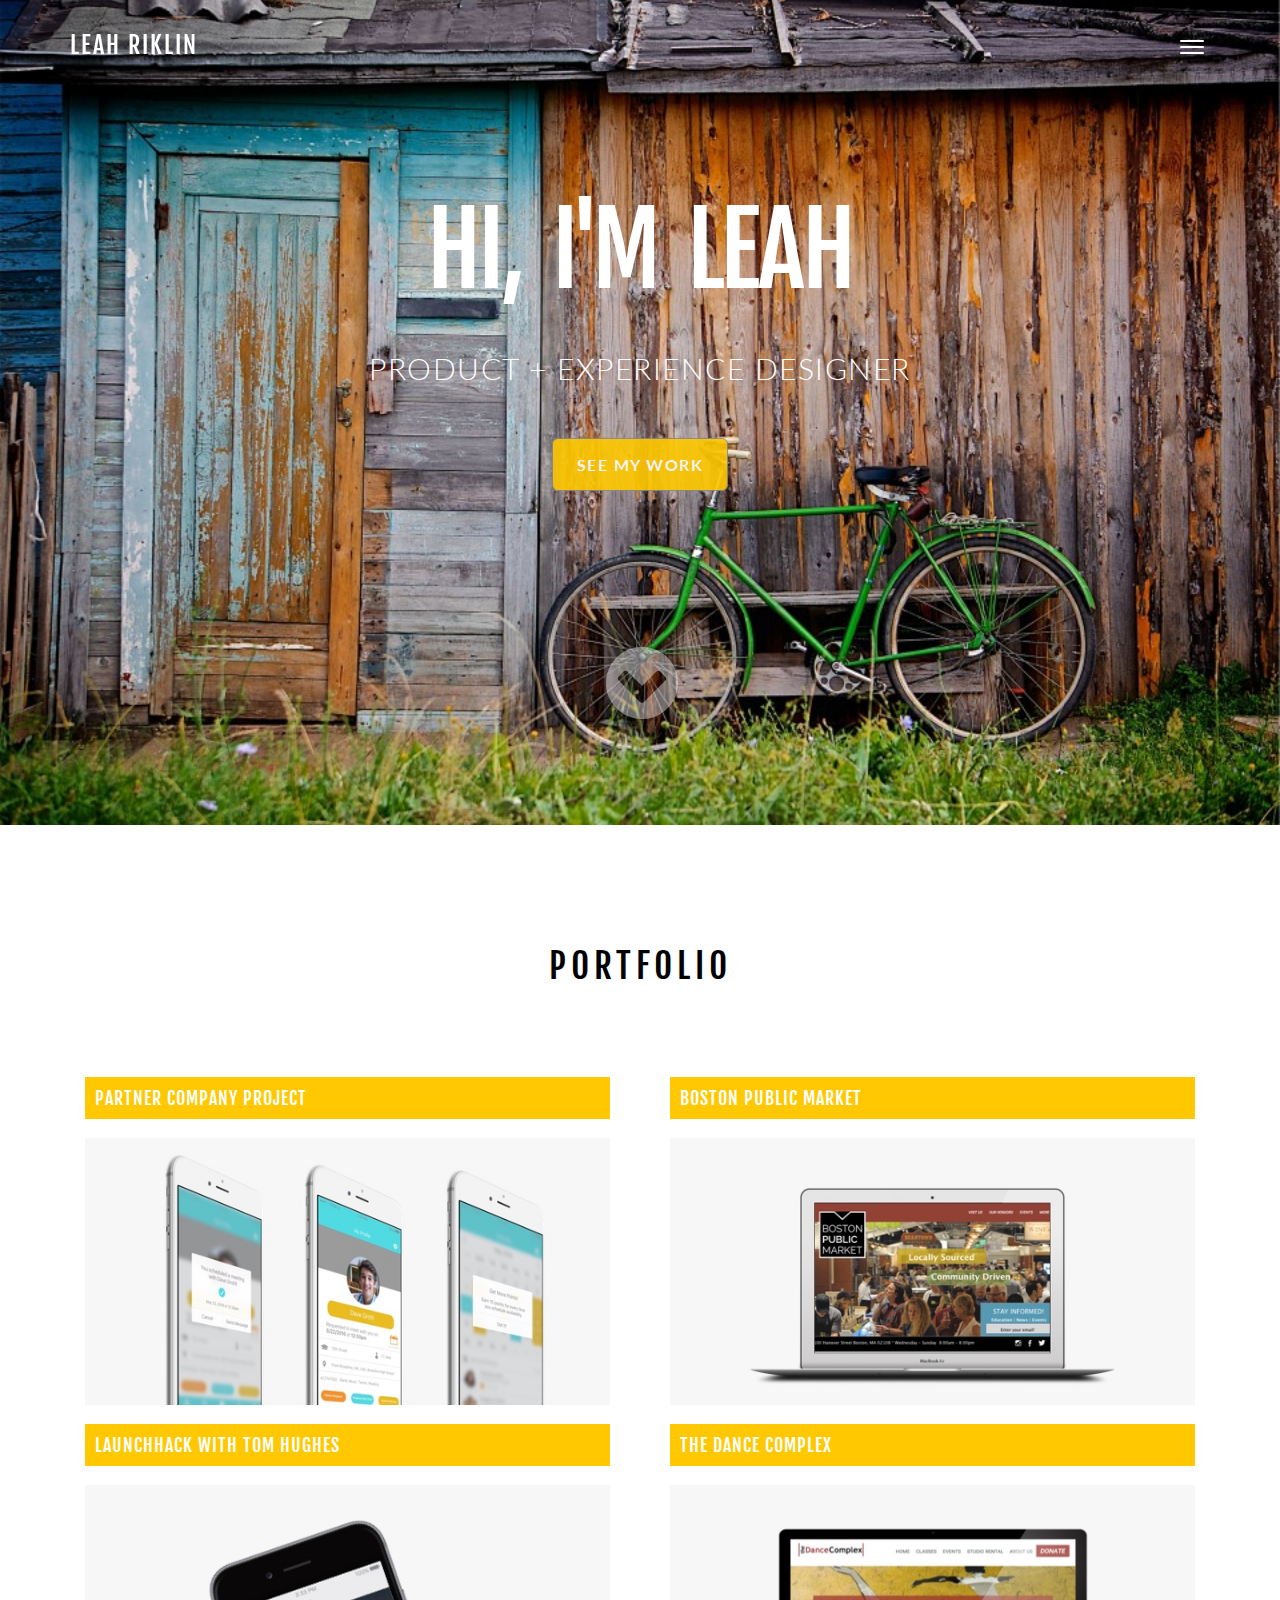
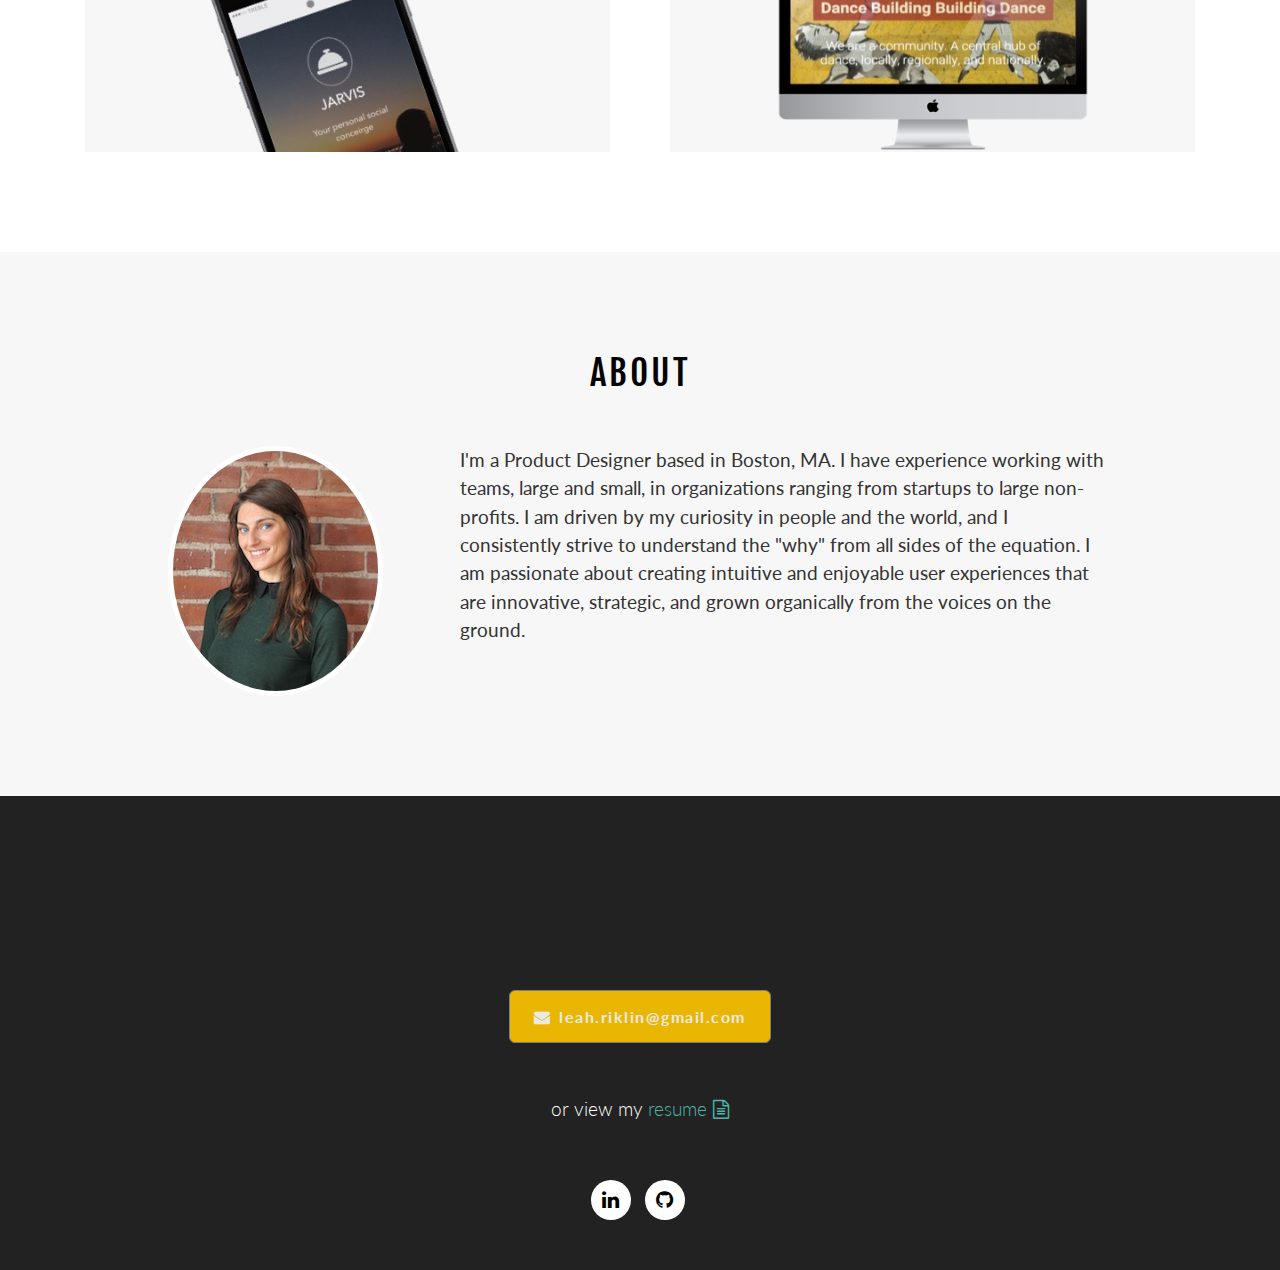
<file: index.html>
<!doctype html>
<html lang="en">
	<head>
        <meta charset="utf-8" >
        <meta http-equiv="X-UA-Compatible" content="IE=edge,chrome=1" >
        <meta name="viewport" content="width=device-width, initial-scale=1">

		<link rel="icon" type="image/png" href="images/favicon-leaf.ico">

        <title>Leah Riklin - Product + Experience Designer</title>
        <meta name= "description" content="Leah Riklin is a Boston-based Product Designer">
		

        <!--put stylesheets here and put my own last -->
        <link href="css/initialize.css" rel="stylesheet" type="text/css"> 
        <link href="css/animate.css" rel="stylesheet" type="text/css">
    	<link href="css/3.3.6-bootstrap.min.css" rel="stylesheet">  <!-- BOOTSTRAP -->
		<link href="css/rubick_pres.css" rel="stylesheet">
        <link href="css/style.css" rel="stylesheet" type="text/css">
    	

    	<!--     Font Awesome     -->
    	<link rel="stylesheet" href="https://maxcdn.bootstrapcdn.com/font-awesome/4.5.0/css/font-awesome.min.css">
        
        <!-- Add appropriate google fonts here...you may want to delete the one below -->
        <link href='https://fonts.googleapis.com/css?family=Lato' rel='stylesheet' type='text/css'>
        <link href='https://fonts.googleapis.com/css?family=Fjalla+One' rel='stylesheet' type='text/css'>

        <!-- HTML5 shim and Respond.js for IE8 support of HTML5 elements and media queries -->
        <!-- WARNING: Respond.js doesn't work if you view the page via file:// -->
        <!--[if lt IE 9]>
            <script src="https://oss.maxcdn.com/html5shiv/3.7.2/html5shiv.min.js"></script>
            <script src="https://oss.maxcdn.com/respond/1.4.2/respond.min.js"></script>
        <![endif]-->
	</head>
	<body id="page-top" class="index"> 
         
         <!--Nav-->
         <nav class="navbar navbar-default navbar-transparent navbar-fixed-top navbar-burger" role="navigation">
            <!-- if you want to keep the navbar hidden you can add this class to the navbar "navbar-burger"-->
            <div class="container">
                <div class="navbar-header page-scroll">
                    <button id="menu-toggle" type="button" class="navbar-toggle" data-toggle="collapse" data-target="#example">
                        <span class="sr-only">Toggle navigation</span>
                        <span class="icon-bar bar1"></span>
                        <span class="icon-bar bar2"></span>
                        <span class="icon-bar bar3"></span>
                    </button>
                    <a href="#page-top" class="navbar-brand page-scroll"> LEAH RIKLIN </a>
                </div>


                <div class="collapse navbar-collapse" id="bs-example-navbar-collapse-1">
                    <ul class="nav navbar-nav navbar-right navbar-uppercase">
                        <li>
                            <a href="#portfolio" class="page-scroll">Portfolio</a>
                        </li>
                        <li>
                            <a href="#about" class="page-scroll" onclick="smoothScrollTo("#about")" >About</a>
                        </li>
                        <li>
                            <a href="#contact" class="page-scroll" onclick="smoothScrollTo('#contact')">Contact</a>
                        </li>
                        <li class="social-links">
                            <a href="mailto:leah.riklin@gmail.com" target="_blank">
                                <i class="fa fa-envelope-o fa-fw"></i>
                            </a>
                            <a href="https://www.linkedin.com/in/leahriklin" target="_blank">
                                <i class="fa fa-linkedin"></i>
                            </a>
                            <a href="docs/resume.pdf" target="_blank">
                                <i class="fa fa-file-text-o"></i>
                            </a>
                            <a href="https://github.com/leahriklin" target="_blank">
                                <i class="fa fa-github"></i>
                            </a>
                        </li>
                    </ul>
                </div>
                <!-- /.navbar-collapse -->
            </div>
            <!-- /.container-fluid -->
        </nav>

        <!--HEADER -->
        <header id="hheader" data-speed="10" data-type="background">
            <div class="container ">
                <div class="intro-text">
                    <h1 class="intro-heading"> Hi, I'm Leah </h1>
                    <h2>Product + Experience Designer</h2>
                    <a href="#portfolio" class="page-scroll btn btn-xl ">See My Work</a>
                </div>
                <div>
                    <a href="#portfolio" class="down-icon page-scroll wow bounce"><i class="fa fa-chevron-circle-down fa-5x"></i></a>
                </div>
            </div>
        </header>

        <!-- PORTFOLIO WORK -->
        
        <section id="portfolio">
            <div class="text-area">
                <div class="container">
                    <div class="row">
                        <div class="col-lg-12 text-center">
                            <h2 class="section-heading">Portfolio</h2>
                        </div>
                    </div>
                    <div class="row">
			<div class="col-xs-6 mobile-width-100">
                            <h3>Partner Company Project</h3>
                             <div class="hovereffect">
                                <img class="img-responsive" src="images/A64.jpg" alt="">
                                <a class="overlay" href="docs/vd.pdf" target="_blank">
                                    <h2>View Details</h2>
                                    <!-- <a class="info"  onclick="window.open('https://projects.invisionapp.com/share/3Q6X8XCE7#/screens')">link here</a> -->
                                </a>
                            </div>
                        </div>
                         <div class="col-xs-6 mobile-width-100">
                            <h3>Boston Public Market</h3>
                            <div class="hovereffect">
                                <img class="img-responsive" src="images/bpmh.jpg" alt="">
                                <a class="overlay" href="docs/bpm.pdf" target="_blank">
                                    <h2>View Details</h2>
                                    <!-- <a class="info" href="docs/bpm.pdf">See More</a> -->
                                </a>
                            </div>
                        </div>
                    </div>
                    <div class="row">
                        <div class="col-xs-6 mobile-width-100">
                            <h3>LaunchHack with Tom Hughes</h3>
                            <div class="hovereffect">
                                <img class="img-responsive" src="images/A6.jpg" alt="">
                                <a class="overlay" href="docs/hack.pdf" target="_blank">
                                    <h2>View Details</h2>
                                    <!-- <a class="info" href="#" target="_blank">link here</a> -->
                                </a>
                            </div>
                        </div>
			 <div class="col-xs-6 mobile-width-100">
                            <h3>The Dance Complex</h3>
                            <div class="hovereffect">
                                <img class="img-responsive" src="images/dcx2.jpg" alt="">
                                <div class="overlay">
                                    <h2>Coming Soon</h2>
                                    <!-- <a class="info" href="#" target="_blank">link here</a> -->
                                </div>
                            </div>
                        </div>
                    </div>
                </div>
                   <!--  <div class="row">
                            <div class="col-xs-2">
                            <a href="#about"><i class="fa fa-chevron-circle-down fa-5x"></i></a>
                            </div>
                    </div> -->
                </div>
            <!-- DELETED DIV HERE -->
        </section>
        
        <!--About -->

        <section id="about">
            <div class="container">
				<div class="row">
                    <div class="col-lg-12 text-center">
                        <h2 class="section-heading">About</h2>
                    </div>
                </div> 
                <div class="row">   
				<div class="col-sm-3 col-sm-offset-1">
                    <div class="team-member">
						<img src="images/leah.jpg" class="img-responsive img-circle" alt="Leah Riklin Pic">
					</div>
                </div>
				    <div class="col-sm-7 text-align-center">
						<p>I'm a Product Designer based in Boston, MA.  I have experience working with teams, large and small, in organizations ranging from startups to large non-profits. I am driven by my curiosity in people and the world, and I consistently strive to understand the "why" from all sides of the equation.  I am passionate about creating intuitive and enjoyable user experiences that are innovative, strategic, and grown organically from the voices on the ground. </p>
					</div>
				</div>
            </div>
        </section>

        <!-- CONTACT -->
        <section id="contact">
            <div class="container">
                <div class="row">
                    <div class="col-lg-12 text-center">
                        <h2 class="section-heading wow tada">Get in touch</h2>
                        <a href="mailto:leah.riklin@gmail.com" target="_blank" class="page-scroll btn btn-xl"><i class="fa fa-envelope"></i>leah.riklin@gmail.com</a>
                        <h4>or view my <a href="docs/resume.pdf" target="_blank"> resume <i class="fa fa-file-text-o"></i></a></h4>
                    </div>
                </div>
                <div class="row">
                    <div>
                        <ul class="list-inline social-buttons">
                            <li><a href="https://www.linkedin.com/in/leahriklin" target="_blank"><i class="fa fa-linkedin"></i></a>
                            </li>
                           <!--  <li><a href="https://dribbble.com/leahriklin" target="_blank"><i class="fa fa-dribbble"></i></a>
                            </li>
                            <li><a href="https://www.behance.net/leahriklin" target="_blank"><i class="fa fa-behance"></i></a>
                            </li> -->
                            <li><a href="https://github.com/leahriklin" target="_blank"><i class="fa fa-github"></i></a>
                            </li>
                        </ul>
                    </div>
                </div>
            </div>
        </section>


        <script src="js/1.1.2-wow.min.js"></script>
              <script>
              new WOW().init();
              </script>
		<script type="text/javascript" src="js/jQuery-v2.2.0.js"></script> <!-- JQUERY -->
        <script type="text/javascript" src="js/script.js"></script>

		<script src="js/3.3.6-bootstrap.min.js"></script> <!-- BOOTSTRAP JS-->
        
        <!-- Plugin JavaScript -->
        <script src="js/jQuery-easing-1.3.js"></script>
        <script src="js/classie.js"></script>
        <script src="js/cbpAnimatedHeader.js"></script>

        <!-- Contact Form JavaScript -->
        <script src="js/jqBootstrapValidation.js"></script>
        <script src="js/contact_me.js"></script>

         <!-- Custom Theme JavaScript -->
        <script src="js/agency.js"></script>

        <!--creative tim-->
        <script type="text/javascript" src="js/waypoint.js"></script>
        <script type="text/javascript" src="js/modernizr.js"></script>
        <script type="text/javascript" src="js/rubick_pres.js"></script>
        <script type="text/javascript" src="js/jquery.sharrre.js"></script>

        <!--my js-->
        
        <script>
            (function(i,s,o,g,r,a,m){i['GoogleAnalyticsObject']=r;i[r]=i[r]||function(){
            (i[r].q=i[r].q||[]).push(arguments)},i[r].l=1*new Date();a=s.createElement(o),
            m=s.getElementsByTagName(o)[0];a.async=1;a.src=g;m.parentNode.insertBefore(a,m)
            })(window,document,'script','http://www.google-analytics.com/analytics.js','ga');

            ga('create', 'UA-46172202-5', 'auto');
            ga('send', 'pageview');

        </script>

	</body>
</html>
</file>
<file: css/rubick_pres.css>
/*      light colors         */
/*           Font Smoothing      */
h1, .h1, h2, .h2, h3, .h3, h4, .h4, h5, .h5, h6, .h6, p, .navbar, .brand, .btn-simple, a, .td-name, td {
  -moz-osx-font-smoothing: grayscale;
  -webkit-font-smoothing: antialiased;
  font-family: "Helvetica Neue","Open Sans",Arial,sans-serif;
}

h1, .h1, h2, .h2, h3, .h3, h4, .h4 {
  font-weight: 400;
  margin: 30px 0 15px;
}

h1 small, h2 small, h3 small, h1 .small, h2 .small, h3 .small {
  font-size: 60%;
}

a:hover, a:focus {
  text-decoration: none;
}

a:focus, a:active,
button::-moz-focus-inner,
input[type="reset"]::-moz-focus-inner,
input[type="button"]::-moz-focus-inner,
input[type="submit"]::-moz-focus-inner,
select::-moz-focus-inner,
input[type="file"] > input[type="button"]::-moz-focus-inner {
  outline: 0;
}

.ui-slider-handle:focus,
.navbar-toggle {
  outline: 0 !important;
}

/*           Animations              */
.form-control,
.input-group-addon,
.tagsinput,
.navbar,
.navbar .alert {
  -webkit-transition: all 300ms linear;
  -moz-transition: all 300ms linear;
  -o-transition: all 300ms linear;
  -ms-transition: all 300ms linear;
  transition: all 300ms linear;
}

.tagsinput .tag,
.tagsinput-remove-link,
.filter,
.btn-hover,
[data-toggle="collapse"] i,
body > .navbar-collapse a {
  -webkit-transition: all 150ms linear;
  -moz-transition: all 150ms linear;
  -o-transition: all 150ms linear;
  -ms-transition: all 150ms linear;
  transition: all 150ms linear;
}

.btn-morphing .fa,
.btn-morphing .circle,
.gsdk-collapse {
  -webkit-transition: all 370ms linear;
  -moz-transition: all 370ms linear;
  -o-transition: all 370ms linear;
  -ms-transition: all 370ms linear;
  transition: all 370ms linear;
}

.fa {
  width: 18px;
  text-align: center;
}

.margin-top {
  margin-top: 50px;
}

.better-browser {
  max-width: 700px;
  margin: 200px auto;
  text-align: center;
}

.better-browser div {
  margin-bottom: 10px;
}

.btn {
  border-width: 2px;
  background-color: transparent;
  font-weight: 400;
  opacity: 0.8;
  filter: alpha(opacity=80);
  padding: 8px 16px;
  border-color: #888888;
  color: #888888;
}
.btn:hover, .btn:focus, .btn:active, .btn.active, .open > .btn.dropdown-toggle {
  background-color: transparent;
  color: #777777;
  border-color: #777777;
}
.btn:disabled, .btn[disabled], .btn.disabled {
  background-color: transparent;
  border-color: #888888;
}
.btn.btn-fill {
  color: #FFFFFF;
  background-color: #888888;
  opacity: 1;
  filter: alpha(opacity=100);
}
.btn.btn-fill:hover, .btn.btn-fill:focus, .btn.btn-fill:active, .btn.btn-fill.active, .open > .btn.btn-fill.dropdown-toggle {
  background-color: #777777;
  color: #FFFFFF;
}
.btn.btn-fill .caret {
  border-top-color: #FFFFFF;
}
.btn .caret {
  border-top-color: #888888;
}
.btn:hover, .btn:focus {
  opacity: 1;
  filter: alpha(opacity=100);
  outline: 0 !important;
}
.btn:active, .btn.active, .open > .btn.dropdown-toggle {
  -webkit-box-shadow: none;
  box-shadow: none;
  outline: 0 !important;
}
.btn.btn-icon {
  padding: 8px;
}

.btn-neutral {
  border-color: #FFFFFF;
  color: #FFFFFF;
}
.btn-neutral:hover, .btn-neutral:focus, .btn-neutral:active, .btn-neutral.active, .open > .btn-neutral.dropdown-toggle {
  background-color: transparent;
  color: #FFFFFF;
  border-color: #FFFFFF;
}
.btn-neutral:disabled, .btn-neutral[disabled], .btn-neutral.disabled {
  background-color: transparent;
  border-color: #FFFFFF;
}
.btn-neutral.btn-fill {
  color: #FFFFFF;
  background-color: #FFFFFF;
  opacity: 1;
  filter: alpha(opacity=100);
}
.btn-neutral.btn-fill:hover, .btn-neutral.btn-fill:focus, .btn-neutral.btn-fill:active, .btn-neutral.btn-fill.active, .open > .btn-neutral.btn-fill.dropdown-toggle {
  background-color: #FFFFFF;
  color: #FFFFFF;
}
.btn-neutral.btn-fill .caret {
  border-top-color: #FFFFFF;
}
.btn-neutral .caret {
  border-top-color: #FFFFFF;
}
.btn-neutral:active, .btn-neutral.active, .open > .btn-neutral.dropdown-toggle {
  background-color: #FFFFFF;
  color: #888888;
}
.btn-neutral.btn-fill, .btn-neutral.btn-fill:hover, .btn-neutral.btn-fill:focus {
  color: #888888;
}
.btn-neutral.btn-simple:active, .btn-neutral.btn-simple.active {
  background-color: transparent;
}

.btn:disabled, .btn[disabled], .btn.disabled {
  opacity: 0.5;
  filter: alpha(opacity=50);
}

.btn-round {
  border-width: 1px;
  border-radius: 30px !important;
  padding: 9px 18px;
}
.btn-round.btn-icon {
  padding: 9px;
}

.btn-simple {
  border: 0;
  font-size: 16px;
  padding: 8px 16px;
}
.btn-simple.btn-icon {
  padding: 8px;
}

.btn-lg {
  font-size: 18px;
  border-radius: 6px;
  padding: 14px 30px;
  font-weight: 400;
}
.btn-lg.btn-round {
  padding: 15px 30px;
}
.btn-lg.btn-simple {
  padding: 16px 30px;
}

.form-control::-moz-placeholder {
  color: #DDDDDD;
  opacity: 1;
  filter: alpha(opacity=100);
}

.form-control:-moz-placeholder {
  color: #DDDDDD;
  opacity: 1;
  filter: alpha(opacity=100);
}

.form-control::-webkit-input-placeholder {
  color: #DDDDDD;
  opacity: 1;
  filter: alpha(opacity=100);
}

.form-control:-ms-input-placeholder {
  color: #DDDDDD;
  opacity: 1;
  filter: alpha(opacity=100);
}

.form-control {
  background-color: #FFFFFF;
  border: 1px solid #DDDDDD;
  border-radius: 4px;
  color: #444444;
  padding: 8px 10px;
  height: 40px;
  -webkit-box-shadow: none;
  box-shadow: none;
}
.form-control:focus {
  background-color: #FFFFFF;
  border: 1px solid #777777;
  -webkit-box-shadow: none;
  box-shadow: none;
  outline: 0 !important;
}
.has-success .form-control, .has-error .form-control, .has-success .form-control:focus, .has-error .form-control:focus {
  border-color: #E3E3E3;
  -webkit-box-shadow: none;
  box-shadow: none;
}
.has-success .form-control {
  color: #05AE0E;
}
.has-success .form-control:focus {
  border-color: #05AE0E;
}
.has-error .form-control {
  color: #FF3B30;
}
.has-error .form-control:focus {
  border-color: #FF3B30;
}
.form-control + .form-control-feedback {
  border-radius: 6px;
  font-size: 14px;
  margin-top: -7px;
  position: absolute;
  right: 10px;
  top: 50%;
  vertical-align: middle;
}
.open .form-control {
  border-radius: 4px 4px 0 0;
  border-bottom-color: transparent;
}

.input-lg {
  height: 55px;
  padding: 14px 30px;
}

.has-error .form-control-feedback {
  color: #FF3B30;
}

.has-success .form-control-feedback {
  color: #05AE0E;
}

.input-group-addon {
  background-color: #FFFFFF;
  border: 1px solid #E3E3E3;
  border-radius: 4px;
}
.has-success .input-group-addon, .has-error .input-group-addon {
  background-color: #FFFFFF;
  border: 1px solid #E3E3E3;
}
.has-error .form-control:focus + .input-group-addon {
  border-color: #FF3B30;
  color: #FF3B30;
}
.has-success .form-control:focus + .input-group-addon {
  border-color: #05AE0E;
  color: #05AE0E;
}
.form-control:focus + .input-group-addon, .form-control:focus ~ .input-group-addon {
  background-color: #FFFFFF;
  border-color: #777777;
}

.input-group .form-control:first-child, .input-group-addon:first-child, .input-group-btn:first-child > .btn, .input-group-btn:first-child > .dropdown-toggle, .input-group-btn:last-child > .btn:not(:last-child):not(.dropdown-toggle) {
  border-right: 0 none;
}

.input-group .form-control:last-child, .input-group-addon:last-child, .input-group-btn:last-child > .btn, .input-group-btn:last-child > .dropdown-toggle, .input-group-btn:first-child > .btn:not(:first-child) {
  border-left: 0 none;
}

.form-control[disabled], .form-control[readonly], fieldset[disabled] .form-control {
  background-color: #E3E3E3;
  color: #888888;
  cursor: not-allowed;
}

.section {
  padding: 30px 0;
  position: relative;
  background-color: #FFFFFF;
}

.section-gray {
  background-color: #EEEEEE;
}

.section-white {
  background-color: #FFFFFF;
}

.nav > li > a:hover,
.nav > li > a:focus {
  background-color: transparent;
}
.nav > .social-links > a {
  display: inline-block;
}

.navbar {
  border: 0;
  font-size: 16px;
}
.navbar .navbar-brand {
  font-weight: 600;
  margin: 5px 0px;
  padding: 20px 15px;
  font-size: 20px;
  font-family: "Slim-Joe";
  letter-spacing: 0;
}
.navbar .navbar-nav > li > a {
  padding: 10px 15px;
  margin: 15px 3px;
}
.navbar .navbar-nav > .social-links > a {
  padding: 10px 5px;
}
.navbar .navbar-nav.navbar-uppercase > li > a {
  text-transform: uppercase;
  font-size: 13px;
  letter-spacing: 1px;
  font-weight: 600;
}
.navbar .navbar-nav > li > a.btn {
  margin: 15px 3px;
  padding: 8px 16px;
}
.navbar .navbar-nav > li > a.btn-round {
  margin: 16px 3px;
}
.navbar .navbar-nav > li > a [class^="fa"] {
  font-size: 18px;
  position: relative;
  top: 1px;
}
.navbar .btn {
  margin: 15px 3px;
  font-size: 14px;
}
.navbar .btn-simple {
  font-size: 16px;
}

.navbar-nav > li > .dropdown-menu {
  border-radius: 10px;
  margin-top: -5px;
}

.navbar-default {
  background-color: white;
  border-bottom: 1px solid rgba(0, 0, 0, 0.1);
}
.navbar-default .navbar-nav > li > a:not(.btn) {
  color: #343434;
}
.navbar-default .navbar-nav > .active > a,
.navbar-default .navbar-nav > .active > a:not(.btn):hover,
.navbar-default .navbar-nav > .active > a:not(.btn):focus,
.navbar-default .navbar-nav > li > a:not(.btn):hover,
.navbar-default .navbar-nav > li > a:not(.btn):focus {
  background-color: transparent;
  border-radius: 3px;
  color: #c5a47e;
  opacity: 1;
  filter: alpha(opacity=100);
}
.navbar-default .navbar-nav > .dropdown > a:hover .caret,
.navbar-default .navbar-nav > .dropdown > a:focus .caret {
  border-bottom-color: #c5a47e;
  border-top-color: #c5a47e;
}
.navbar-default .navbar-nav > .open > a,
.navbar-default .navbar-nav > .open > a:hover,
.navbar-default .navbar-nav > .open > a:focus {
  background-color: transparent;
  color: #c5a47e;
}
.navbar-default .navbar-nav .navbar-toggle:hover, .navbar-default .navbar-nav .navbar-toggle:focus {
  background-color: transparent;
}
.navbar-default .navbar-brand {
  color: #343434;
}
.navbar-default:not(.navbar-transparent) .btn-default:hover {
  color: #c5a47e;
  border-color: #c5a47e;
}
.navbar-default:not(.navbar-transparent) .btn-neutral, .navbar-default:not(.navbar-transparent) .btn-neutral:hover, .navbar-default:not(.navbar-transparent) .btn-neutral:active {
  color: #777777;
}
.navbar-default .navbar-toggle:hover,
.navbar-default .navbar-toggle:focus {
  background-color: transparent;
}

.navbar-transparent .navbar-brand, [class*="navbar-ct"] .navbar-brand {
  color: #FFFFFF;
  opacity: 1;
  filter: alpha(opacity=100);
}
.navbar-transparent .navbar-brand:focus, .navbar-transparent .navbar-brand:hover, [class*="navbar-ct"] .navbar-brand:focus, [class*="navbar-ct"] .navbar-brand:hover {
  background-color: transparent;
  opacity: 1;
  filter: alpha(opacity=100);
  color: #FFFFFF;
}
.navbar-transparent .navbar-nav > li > a:not(.btn), [class*="navbar-ct"] .navbar-nav > li > a:not(.btn) {
  color: #FFFFFF;
  border-color: #FFFFFF;
  opacity: 1;
  filter: alpha(opacity=100);
}
.navbar-transparent .navbar-nav > .active > a:not(.btn),
.navbar-transparent .navbar-nav > .active > a:hover:not(.btn),
.navbar-transparent .navbar-nav > .active > a:focus:not(.btn),
.navbar-transparent .navbar-nav > li > a:hover:not(.btn),
.navbar-transparent .navbar-nav > li > a:focus:not(.btn), [class*="navbar-ct"] .navbar-nav > .active > a:not(.btn),
[class*="navbar-ct"] .navbar-nav > .active > a:hover:not(.btn),
[class*="navbar-ct"] .navbar-nav > .active > a:focus:not(.btn),
[class*="navbar-ct"] .navbar-nav > li > a:hover:not(.btn),
[class*="navbar-ct"] .navbar-nav > li > a:focus:not(.btn) {
  background-color: transparent;
  border-radius: 3px;
  color: #c5a47e;
  opacity: 1;
  filter: alpha(opacity=100);
}
.navbar-transparent .navbar-nav .nav > li > a.btn:hover, [class*="navbar-ct"] .navbar-nav .nav > li > a.btn:hover {
  background-color: transparent;
}
.navbar-transparent .navbar-nav > .dropdown > a .caret,
.navbar-transparent .navbar-nav > .dropdown > a:hover .caret,
.navbar-transparent .navbar-nav > .dropdown > a:focus .caret, [class*="navbar-ct"] .navbar-nav > .dropdown > a .caret,
[class*="navbar-ct"] .navbar-nav > .dropdown > a:hover .caret,
[class*="navbar-ct"] .navbar-nav > .dropdown > a:focus .caret {
  border-bottom-color: #FFFFFF;
  border-top-color: #FFFFFF;
}
.navbar-transparent .navbar-nav > .open > a,
.navbar-transparent .navbar-nav > .open > a:hover,
.navbar-transparent .navbar-nav > .open > a:focus, [class*="navbar-ct"] .navbar-nav > .open > a,
[class*="navbar-ct"] .navbar-nav > .open > a:hover,
[class*="navbar-ct"] .navbar-nav > .open > a:focus {
  background-color: transparent;
  color: #FFFFFF;
  opacity: 1;
  filter: alpha(opacity=100);
}
.navbar-transparent .btn-default, [class*="navbar-ct"] .btn-default {
  color: #FFFFFF;
  border-color: #FFFFFF;
}
.navbar-transparent .btn-default.btn-fill, [class*="navbar-ct"] .btn-default.btn-fill {
  color: #777777;
  background-color: #FFFFFF;
  opacity: 1;
  filter: alpha(opacity=100);
}
.navbar-transparent .btn-default.btn-fill:hover,
.navbar-transparent .btn-default.btn-fill:focus,
.navbar-transparent .btn-default.btn-fill:active,
.navbar-transparent .btn-default.btn-fill.active,
.navbar-transparent .open .dropdown-toggle.btn-fill.btn-default, [class*="navbar-ct"] .btn-default.btn-fill:hover,
[class*="navbar-ct"] .btn-default.btn-fill:focus,
[class*="navbar-ct"] .btn-default.btn-fill:active,
[class*="navbar-ct"] .btn-default.btn-fill.active,
[class*="navbar-ct"] .open .dropdown-toggle.btn-fill.btn-default {
  border-color: #FFFFFF;
  opacity: 1;
  filter: alpha(opacity=100);
}

.navbar-transparent .dropdown-menu .divider {
  background-color: rgba(255, 255, 255, 0.2);
}

.nav-open .nav .caret {
  border-bottom-color: #FFFFFF;
  border-top-color: #FFFFFF;
}

.navbar-ct-blue {
  background-color: rgba(52, 172, 220, 0.98);
}

.navbar-ct-azure {
  background-color: rgba(91, 202, 255, 0.98);
}

.navbar-ct-green {
  background-color: rgba(76, 217, 100, 0.98);
}

.navbar-ct-orange {
  background-color: rgba(255, 149, 0, 0.98);
}

.navbar-ct-red {
  background-color: rgba(255, 76, 64, 0.98);
}

.navbar-transparent {
  padding-top: 15px;
  background-color: transparent;
  border-bottom: 1px solid transparent;
}

.navbar-toggle {
  margin-top: 19px;
  margin-bottom: 19px;
  border: 0;
}
.navbar-toggle .icon-bar {
  background-color: #FFFFFF;
}
.navbar-toggle .navbar-collapse,
.navbar-toggle .navbar-form {
  border-color: transparent;
}
.navbar-toggle.navbar-default .navbar-toggle:hover, .navbar-toggle.navbar-default .navbar-toggle:focus {
  background-color: transparent;
}

.navbar.navbar-fixed-top {
  transition: all .5s .1s;
}

.footer {
  background-color: #FFFFFF;
  line-height: 20px;
  border-top: 1px solid #DDDDDD;
}
.footer nav > ul {
  list-style: none;
  margin: 0;
  padding: 0;
  font-weight: normal;
}
.footer nav > ul a:not(.btn) {
  color: #777777;
  display: block;
  margin-bottom: 3px;
}
.footer nav > ul a:not(.btn):hover, .footer nav > ul a:not(.btn):focus {
  color: #777777;
}
.footer .social-area {
  padding: 15px 0;
}
.footer .social-area h5 {
  padding-bottom: 15px;
}
.footer .social-area > a:not(.btn) {
  color: #777777;
  display: inline-block;
  vertical-align: top;
  padding: 10px 5px;
  font-size: 20px;
  font-weight: normal;
  line-height: 20px;
  text-align: center;
}
.footer .social-area > a:not(.btn):hover, .footer .social-area > a:not(.btn):focus {
  color: #777777;
}
.footer .copyright {
  color: #777777;
  padding: 10px 15px;
  margin: 15px 3px;
  line-height: 20px;
  text-align: center;
}
.footer hr {
  border-color: #DDDDDD;
}
.footer .title {
  color: #777777;
}

.footer:not(.footer-big) nav > ul {
  font-size: 16px;
}
.footer:not(.footer-big) nav > ul li {
  margin-left: 20px;
  float: left;
}
.footer:not(.footer-big) nav > ul a {
  padding: 10px 0px;
  margin: 15px 10px 15px 0px;
}

.footer-color-gray {
  background-color: #F5F5F5;
}

.footer-color-black,
.footer-transparent {
  background-color: rgba(30, 30, 30, 0.97);
  color: #DDDDDD;
}
.footer-color-black nav > ul a,
.footer-transparent nav > ul a {
  color: #FFFFFF;
}
.footer-color-black nav > ul a:hover, .footer-color-black nav > ul a:focus,
.footer-transparent nav > ul a:hover,
.footer-transparent nav > ul a:focus {
  color: #777777;
}
.footer-color-black .social-area > a:not(.btn),
.footer-transparent .social-area > a:not(.btn) {
  color: #FFFFFF;
}
.footer-color-black .social-area > a:not(.btn):hover, .footer-color-black .social-area > a:not(.btn):focus,
.footer-transparent .social-area > a:not(.btn):hover,
.footer-transparent .social-area > a:not(.btn):focus {
  color: #777777;
}
.footer-color-black .btn-social,
.footer-transparent .btn-social {
  color: #FFFFFF;
}
.footer-color-black hr,
.footer-transparent hr {
  border-color: #444444;
}
.footer-color-black .title,
.footer-transparent .title {
  color: #DDDDDD;
}

.footer-transparent {
  background-attachment: fixed;
  background-size: cover;
  position: relative;
}
.footer-transparent .container {
  z-index: 2;
  position: relative;
}
.footer-transparent::after {
  top: 0;
  left: 0;
  height: 100%;
  width: 100%;
  position: absolute;
  background-color: rgba(17, 17, 17, 0.8);
  display: block;
  content: "";
  z-index: 1;
}

.footer-big {
  padding-top: 30px;
}
.footer-big hr {
  margin-bottom: 10px;
  margin-top: 10px;
}
.footer-big .container > hr {
  margin-top: 50px;
}
.footer-big .copyright {
  margin: 10px 0px 20px;
}
.footer-big .social-area > * {
  margin: 0 15px;
}
.footer-big nav > ul {
  width: 100%;
  list-style: none;
  margin: 0;
  padding: 0;
  font-weight: normal;
}
.footer-big nav > ul li {
  float: none;
}
.footer-big nav > ul .btn {
  margin-bottom: 5px;
}
.footer-big nav > ul .btn-social.btn-simple {
  padding: 0 0 4px 0;
}
.footer-big .form-group {
  margin-top: 15px;
}
.footer-big .numbers h4 {
  margin: 0 0 10px 0;
}

.social-line {
  padding: 14px 0;
  background-color: #FFFFFF;
}
.social-line .title {
  margin: 0;
  line-height: 40px;
  font-size: 22px;
}
.social-line .btn {
  width: 100%;
}

.social-line-black {
  background-color: rgba(30, 30, 30, 0.97);
  color: #FFFFFF;
}

.btn-social {
  opacity: 0.85;
  padding: 8px 9px;
}
.btn-social .fa {
  font-size: 18px;
  vertical-align: middle;
  display: inline-block;
}
.btn-social.btn-round {
  padding: 9px 10px;
}
.btn-social.btn-simple {
  padding: 9px 5px;
  font-size: 14px;
}
.btn-social.btn-simple .fa {
  font-size: 20px;
  position: relative;
  top: -2px;
  width: 24px;
}

.dropdown-menu {
  visibility: hidden;
  margin: 0;
  padding: 0;
  border-radius: 10px;
  display: block;
  z-index: 9000;
  position: absolute;
  opacity: 0;
  filter: alpha(opacity=0);
  -webkit-box-shadow: 1px 2px 3px rgba(0, 0, 0, 0.125);
  box-shadow: 1px 2px 3px rgba(0, 0, 0, 0.125);
}
.open .dropdown-menu {
  opacity: 1;
  filter: alpha(opacity=100);
  visibility: visible;
}
.select .dropdown-menu {
  border-radius: 0 0 10px 10px;
  -webkit-box-shadow: none;
  box-shadow: none;
  -webkit-transform-origin: 50% -40px;
  -moz-transform-origin: 50% -40px;
  -o-transform-origin: 50% -40px;
  -ms-transform-origin: 50% -40px;
  transform-origin: 50% -40px;
  -webkit-transform: scale(1);
  -moz-transform: scale(1);
  -o-transform: scale(1);
  -ms-transform: scale(1);
  transform: scale(1);
  -webkit-transition: all 150ms linear;
  -moz-transition: all 150ms linear;
  -o-transition: all 150ms linear;
  -ms-transition: all 150ms linear;
  transition: all 150ms linear;
  margin-top: -20px;
}
.select.open .dropdown-menu {
  margin-top: -1px;
}
.dropdown-menu > li > a {
  padding: 8px 16px;
  color: #333333;
}
.dropdown-menu > li > a img {
  margin-top: -3px;
}
.dropdown-menu > li > a:focus {
  outline: 0 !important;
}
.btn-group.select .dropdown-menu {
  min-width: 100%;
}
.dropdown-menu > li:first-child > a {
  border-top-left-radius: 10px;
  border-top-right-radius: 10px;
}
.dropdown-menu > li:last-child > a {
  border-bottom-left-radius: 10px;
  border-bottom-right-radius: 10px;
}
.select .dropdown-menu > li:first-child > a {
  border-radius: 0;
  border-bottom: 0 none;
}
.dropdown-menu > li > a:hover,
.dropdown-menu > li > a:focus {
  background-color: #F5F5F5;
  color: #333333;
  opacity: 1;
  text-decoration: none;
}

.dropdown-with-icons > li > a {
  padding-left: 0px;
  line-height: 28px;
}
.dropdown-with-icons i {
  text-align: center;
  line-height: 28px;
  float: left;
}
.dropdown-with-icons i[class^="pe-"] {
  font-size: 24px;
  width: 46px;
}
.dropdown-with-icons i[class^="fa"] {
  font-size: 14px;
  width: 38px;
}

.carousel-control {
  width: 8%;
}

.carousel-control .icon-prev, .carousel-control .icon-next, .carousel-control .fa, .carousel-control .fa {
  display: inline-block;
  position: absolute;
  top: 50%;
  z-index: 5;
}

.carousel-control .fa {
  font-size: 35px;
}

.carousel-control.left, .carousel-control.right {
  background-image: none;
}

@-webkit-keyframes fadeIn {
  0% {
    opacity: 0;
  }
  100% {
    opacity: 1;
  }
}
@-moz-keyframes fadeIn {
  0% {
    opacity: 0;
  }
  100% {
    opacity: 1;
  }
}
@keyframes fadeIn {
  0% {
    opacity: 0;
  }
  100% {
    opacity: 1;
  }
}
#bodyClick {
  height: 100%;
  width: 100%;
  position: fixed;
  opacity: 0;
  top: 0;
  left: auto;
  right: 300px;
  content: "";
  z-index: 1029;
  overflow-x: hidden;
}

body {
  position: relative;
}

body > .navbar-collapse {
  position: fixed;
  display: block;
  top: 0;
  height: 100%;
  width: 300px;
  right: 0;
  z-index: 1032;
  visibility: visible;
  background-color: #999;
  overflow-y: visible;
  border-top: none;
  text-align: left;
  border-left: 1px solid #e3e3e3;
  padding-right: 0px;
  padding-left: 40px;
  -webkit-transform: translate3d(300px, 0, 0);
  -moz-transform: translate3d(300px, 0, 0);
  -o-transform: translate3d(300px, 0, 0);
  -ms-transform: translate3d(300px, 0, 0);
  transform: translate3d(300px, 0, 0);
  -webkit-transition: all 0.5s cubic-bezier(0.685, 0.0473, 0.346, 1);
  -moz-transition: all 0.5s cubic-bezier(0.685, 0.0473, 0.346, 1);
  -o-transition: all 0.5s cubic-bezier(0.685, 0.0473, 0.346, 1);
  -ms-transition: all 0.5s cubic-bezier(0.685, 0.0473, 0.346, 1);
  transition: all 0.5s cubic-bezier(0.685, 0.0473, 0.346, 1);
}
body > .navbar-collapse ul {
  position: relative;
  z-index: 3;
  overflow-y: auto;
  height: 95%;
}
body > .navbar-collapse .nav > li {
  border-bottom: 1px solid #e5e5e5;
}
body > .navbar-collapse .nav > li:last-child {
  border-bottom: 0;
}
body > .navbar-collapse .nav > li > a {
  margin: 0px 0px;
  color: #444444;
  text-transform: uppercase;
  font-weight: 600;
  font-size: 13px;
  line-height: 13px;
  padding: 24px 0;
}
body > .navbar-collapse .nav > li > a:hover, body > .navbar-collapse .nav > li > a.active {
  color: #c5a47e;
}
body > .navbar-collapse .nav > li.social-links {
  text-align: center;
  margin-left: -40px;
}
body > .navbar-collapse .nav > li.social-links > a {
  font-size: 18px;
  padding: 24px 15px;
}
body > .navbar-collapse::after {
  top: 0;
  left: 0;
  height: 100%;
  width: 100%;
  position: absolute;
  background-color: #FFFFFF;
  display: block;
  content: "";
  z-index: 1;
}
body > .navbar-collapse.has-image::after {
  top: 0;
  left: 0;
  height: 100%;
  width: 100%;
  position: absolute;
  background-color: rgba(17, 17, 17, 0.8);
  display: block;
  content: "";
  z-index: 1;
}

.wrapper {
  -webkit-transition: all 0.5s cubic-bezier(0.685, 0.0473, 0.346, 1);
  -moz-transition: all 0.5s cubic-bezier(0.685, 0.0473, 0.346, 1);
  -o-transition: all 0.5s cubic-bezier(0.685, 0.0473, 0.346, 1);
  -ms-transition: all 0.5s cubic-bezier(0.685, 0.0473, 0.346, 1);
  transition: all 0.5s cubic-bezier(0.685, 0.0473, 0.346, 1);
  left: 0;
  background-color: white;
}
.wrapper.transition {
  -webkit-transform: translate3d(0px, 0, 0);
  -moz-transform: translate3d(0px, 0, 0);
  -o-transform: translate3d(0px, 0, 0);
  -ms-transform: translate3d(0px, 0, 0);
  transform: translate3d(0px, 0, 0);
}

.navbar-burger .navbar-toggle .icon-bar {
  display: block;
  position: relative;
  width: 24px;
  height: 2px;
  border-radius: 1px;
}
.navbar-burger.navbar-transparent .navbar-toggle .icon-bar {
  background: #fff;
}
.navbar-burger .container {
  /*          width: 100%; */
  -webkit-transform: translate3d(0px, 0, 0);
  -moz-transform: translate3d(0px, 0, 0);
  -o-transform: translate3d(0px, 0, 0);
  -ms-transform: translate3d(0px, 0, 0);
  transform: translate3d(0px, 0, 0);
  -webkit-transition: all 0.5s cubic-bezier(0.685, 0.0473, 0.346, 1);
  -moz-transition: all 0.5s cubic-bezier(0.685, 0.0473, 0.346, 1);
  -o-transition: all 0.5s cubic-bezier(0.685, 0.0473, 0.346, 1);
  -ms-transition: all 0.5s cubic-bezier(0.685, 0.0473, 0.346, 1);
  transition: all 0.5s cubic-bezier(0.685, 0.0473, 0.346, 1);
  position: relative;
}
.navbar-burger .navbar-header .navbar-toggle {
  margin-top: 12px;
  margin-bottom: 8px;
  width: 40px;
  height: 40px;
}
.navbar-burger .bar1,
.navbar-burger .bar2,
.navbar-burger .bar3 {
  outline: 1px solid transparent;
}
.navbar-burger .bar1 {
  top: 0px;
  -webkit-animation: topbar-back 500ms linear 0s;
  -moz-animation: topbar-back 500ms linear 0s;
  animation: topbar-back 500ms 0s;
  -webkit-animation-fill-mode: forwards;
  -moz-animation-fill-mode: forwards;
  animation-fill-mode: forwards;
}
.navbar-burger .bar2 {
  opacity: 1;
}
.navbar-burger .bar3 {
  bottom: 0px;
  -webkit-animation: bottombar-back 500ms linear 0s;
  -moz-animation: bottombar-back 500ms linear 0s;
  animation: bottombar-back 500ms 0s;
  -webkit-animation-fill-mode: forwards;
  -moz-animation-fill-mode: forwards;
  animation-fill-mode: forwards;
}
.navbar-burger .toggled .bar1 {
  top: 6px;
  -webkit-animation: topbar-x 500ms linear 0s;
  -moz-animation: topbar-x 500ms linear 0s;
  animation: topbar-x 500ms 0s;
  -webkit-animation-fill-mode: forwards;
  -moz-animation-fill-mode: forwards;
  animation-fill-mode: forwards;
}
.navbar-burger .toggled .bar2 {
  opacity: 0;
}
.navbar-burger .toggled .bar3 {
  bottom: 6px;
  -webkit-animation: bottombar-x 500ms linear 0s;
  -moz-animation: bottombar-x 500ms linear 0s;
  animation: bottombar-x 500ms 0s;
  -webkit-animation-fill-mode: forwards;
  -moz-animation-fill-mode: forwards;
  animation-fill-mode: forwards;
}
@keyframes topbar-x {
  0% {
    top: 0px;
    transform: rotate(0deg);
  }
  45% {
    top: 6px;
    transform: rotate(145deg);
  }
  75% {
    transform: rotate(130deg);
  }
  100% {
    transform: rotate(135deg);
  }
}
@-webkit-keyframes topbar-x {
  0% {
    top: 0px;
    -webkit-transform: rotate(0deg);
  }
  45% {
    top: 6px;
    -webkit-transform: rotate(145deg);
  }
  75% {
    -webkit-transform: rotate(130deg);
  }
  100% {
    -webkit-transform: rotate(135deg);
  }
}
@-moz-keyframes topbar-x {
  0% {
    top: 0px;
    -moz-transform: rotate(0deg);
  }
  45% {
    top: 6px;
    -moz-transform: rotate(145deg);
  }
  75% {
    -moz-transform: rotate(130deg);
  }
  100% {
    -moz-transform: rotate(135deg);
  }
}
@keyframes topbar-back {
  0% {
    top: 6px;
    transform: rotate(135deg);
  }
  45% {
    transform: rotate(-10deg);
  }
  75% {
    transform: rotate(5deg);
  }
  100% {
    top: 0px;
    transform: rotate(0);
  }
}
@-webkit-keyframes topbar-back {
  0% {
    top: 6px;
    -webkit-transform: rotate(135deg);
  }
  45% {
    -webkit-transform: rotate(-10deg);
  }
  75% {
    -webkit-transform: rotate(5deg);
  }
  100% {
    top: 0px;
    -webkit-transform: rotate(0);
  }
}
@-moz-keyframes topbar-back {
  0% {
    top: 6px;
    -moz-transform: rotate(135deg);
  }
  45% {
    -moz-transform: rotate(-10deg);
  }
  75% {
    -moz-transform: rotate(5deg);
  }
  100% {
    top: 0px;
    -moz-transform: rotate(0);
  }
}
@keyframes bottombar-x {
  0% {
    bottom: 0px;
    transform: rotate(0deg);
  }
  45% {
    bottom: 6px;
    transform: rotate(-145deg);
  }
  75% {
    transform: rotate(-130deg);
  }
  100% {
    transform: rotate(-135deg);
  }
}
@-webkit-keyframes bottombar-x {
  0% {
    bottom: 0px;
    -webkit-transform: rotate(0deg);
  }
  45% {
    bottom: 6px;
    -webkit-transform: rotate(-145deg);
  }
  75% {
    -webkit-transform: rotate(-130deg);
  }
  100% {
    -webkit-transform: rotate(-135deg);
  }
}
@-moz-keyframes bottombar-x {
  0% {
    bottom: 0px;
    -moz-transform: rotate(0deg);
  }
  45% {
    bottom: 6px;
    -moz-transform: rotate(-145deg);
  }
  75% {
    -moz-transform: rotate(-130deg);
  }
  100% {
    -moz-transform: rotate(-135deg);
  }
}
@keyframes bottombar-back {
  0% {
    bottom: 6px;
    transform: rotate(-135deg);
  }
  45% {
    transform: rotate(10deg);
  }
  75% {
    transform: rotate(-5deg);
  }
  100% {
    bottom: 0px;
    transform: rotate(0);
  }
}
@-webkit-keyframes bottombar-back {
  0% {
    bottom: 6px;
    -webkit-transform: rotate(-135deg);
  }
  45% {
    -webkit-transform: rotate(10deg);
  }
  75% {
    -webkit-transform: rotate(-5deg);
  }
  100% {
    bottom: 0px;
    -webkit-transform: rotate(0);
  }
}
@-moz-keyframes bottombar-back {
  0% {
    bottom: 6px;
    -moz-transform: rotate(-135deg);
  }
  45% {
    -moz-transform: rotate(10deg);
  }
  75% {
    -moz-transform: rotate(-5deg);
  }
  100% {
    bottom: 0px;
    -moz-transform: rotate(0);
  }
}
@media (min-width: 768px) {
  .navbar-form {
    margin-top: 21px;
    margin-bottom: 21px;
    padding-left: 5px;
    padding-right: 5px;
  }

  .navbar-search-form {
    display: none;
  }

  .navbar-nav > li > .dropdown-menu, .dropdown .dropdown-menu {
    -webkit-transform: scale(0);
    -moz-transform: scale(0);
    -o-transform: scale(0);
    -ms-transform: scale(0);
    transform: scale(0);
    -webkit-transition: all 370ms cubic-bezier(0.34, 1.61, 0.7, 1);
    -moz-transition: all 370ms cubic-bezier(0.34, 1.61, 0.7, 1);
    -o-transition: all 370ms cubic-bezier(0.34, 1.61, 0.7, 1);
    -ms-transition: all 370ms cubic-bezier(0.34, 1.61, 0.7, 1);
    transition: all 370ms cubic-bezier(0.34, 1.61, 0.7, 1);
  }

  .navbar-nav > li.open > .dropdown-menu, .dropdown.open .dropdown-menu {
    -webkit-transform: scale(1);
    -moz-transform: scale(1);
    -o-transform: scale(1);
    -ms-transform: scale(1);
    transform: scale(1);
    -webkit-transform-origin: 29px -50px;
    -moz-transform-origin: 29px -50px;
    -o-transform-origin: 29px -50px;
    -ms-transform-origin: 29px -50px;
    transform-origin: 29px -50px;
  }

  .navbar-nav > li > .dropdown-menu:before {
    border-bottom: 11px solid rgba(0, 0, 0, 0.2);
    border-left: 11px solid transparent;
    border-right: 11px solid transparent;
    content: "";
    display: inline-block;
    position: absolute;
    left: 12px;
    top: -11px;
  }

  .navbar-nav > li > .dropdown-menu:after {
    border-bottom: 11px solid #FFFFFF;
    border-left: 11px solid transparent;
    border-right: 11px solid transparent;
    content: "";
    display: inline-block;
    position: absolute;
    left: 12px;
    top: -10px;
  }

  .navbar-nav.navbar-right > li > .dropdown-menu:before {
    left: auto;
    right: 12px;
  }

  .navbar-nav.navbar-right > li > .dropdown-menu:after {
    left: auto;
    right: 12px;
  }

  .footer:not(.footer-big) nav > ul li:first-child {
    margin-left: 0;
  }

  .nav-open .navbar-collapse {
    -webkit-transform: translate3d(0px, 0, 0);
    -moz-transform: translate3d(0px, 0, 0);
    -o-transform: translate3d(0px, 0, 0);
    -ms-transform: translate3d(0px, 0, 0);
    transform: translate3d(0px, 0, 0);
  }

  .nav-open .navbar .container {
    -webkit-transform: translate3d(-200px, 0, 0);
    -moz-transform: translate3d(-200px, 0, 0);
    -o-transform: translate3d(-200px, 0, 0);
    -ms-transform: translate3d(-200px, 0, 0);
    transform: translate3d(-200px, 0, 0);
  }

  .nav-open .wrapper {
    -webkit-transform: translate3d(-150px, 0, 0);
    -moz-transform: translate3d(-150px, 0, 0);
    -o-transform: translate3d(-150px, 0, 0);
    -ms-transform: translate3d(-150px, 0, 0);
    transform: translate3d(-150px, 0, 0);
  }

  .navbar-burger .container {
    padding: 0 15px;
  }
  .navbar-burger .navbar-header {
    width: 100%;
  }
  .navbar-burger .navbar-toggle {
    display: block;
    margin-right: 0;
  }
  .navbar-burger.navbar .navbar-collapse.collapse, .navbar-burger.navbar .navbar-collapse.collapse.in, .navbar-burger.navbar .navbar-collapse.collapsing {
    display: none !important;
  }

  body > .navbar-collapse .navbar-nav,
  body > .navbar-collapse .navbar-nav > li {
    float: none;
  }
  body > .navbar-collapse .navbar-nav > li {
    float: none;
  }
}
/*          Changes for small display      */
@media (max-width: 767px) {
  .navbar-transparent {
    padding-top: 15px;
    background-color: rgba(0, 0, 0, 0.45);
  }

  #bodyClick {
    right: 230px;
  }

  body > .navbar-collapse {
    width: 230px;
    -webkit-transform: translate3d(230px, 0, 0);
    -moz-transform: translate3d(230px, 0, 0);
    -o-transform: translate3d(230px, 0, 0);
    -ms-transform: translate3d(230px, 0, 0);
    transform: translate3d(230px, 0, 0);
  }

  .navbar .navbar-collapse.collapse,
  .navbar .navbar-collapse.collapse.in,
  .navbar .navbar-collapse.collapsing {
    display: none !important;
  }

  .navbar .container {
    left: 0;
  }

  .nav-open .navbar-collapse {
    -webkit-transform: translate3d(0px, 0, 0);
    -moz-transform: translate3d(0px, 0, 0);
    -o-transform: translate3d(0px, 0, 0);
    -ms-transform: translate3d(0px, 0, 0);
    transform: translate3d(0px, 0, 0);
  }

  .nav-open .wrapper {
    left: 0;
    -webkit-transform: translate3d(-115px, 0, 0);
    -moz-transform: translate3d(-115px, 0, 0);
    -o-transform: translate3d(-115px, 0, 0);
    -ms-transform: translate3d(-115px, 0, 0);
    transform: translate3d(-115px, 0, 0);
  }

  .navbar-nav {
    margin: 1px -15px;
  }
  .navbar-nav .open .dropdown-menu > li > a {
    padding: 15px 15px 5px 50px;
  }
  .navbar-nav .open .dropdown-menu > li:first-child > a {
    padding: 5px 15px 5px 50px;
  }
  .navbar-nav .open .dropdown-menu > li:last-child > a {
    padding: 15px 15px 25px 50px;
  }

  [class*="navbar-"] .navbar-nav > li > a, [class*="navbar-"] .navbar-nav > li > a:hover, [class*="navbar-"] .navbar-nav > li > a:focus, [class*="navbar-"] .navbar-nav .active > a, [class*="navbar-"] .navbar-nav .active > a:hover, [class*="navbar-"] .navbar-nav .active > a:focus, [class*="navbar-"] .navbar-nav .open .dropdown-menu > li > a, [class*="navbar-"] .navbar-nav .open .dropdown-menu > li > a:hover, [class*="navbar-"] .navbar-nav .open .dropdown-menu > li > a:focus, [class*="navbar-"] .navbar-nav .navbar-nav .open .dropdown-menu > li > a:active {
    color: white;
  }
  [class*="navbar-"] .navbar-nav > li > a,
  [class*="navbar-"] .navbar-nav > li > a:hover,
  [class*="navbar-"] .navbar-nav > li > a:focus,
  [class*="navbar-"] .navbar-nav .open .dropdown-menu > li > a,
  [class*="navbar-"] .navbar-nav .open .dropdown-menu > li > a:hover,
  [class*="navbar-"] .navbar-nav .open .dropdown-menu > li > a:focus {
    opacity: .7;
    background: transparent;
  }
  [class*="navbar-"] .navbar-nav.navbar-nav .open .dropdown-menu > li > a:active {
    opacity: 1;
  }
  [class*="navbar-"] .navbar-nav .dropdown > a:hover .caret {
    border-bottom-color: #777;
    border-top-color: #777;
  }
  [class*="navbar-"] .navbar-nav .dropdown > a:active .caret {
    border-bottom-color: white;
    border-top-color: white;
  }

  .dropdown-menu {
    display: none;
  }

  .navbar-fixed-top {
    -webkit-backface-visibility: hidden;
  }

  .social-line .btn {
    margin: 0 0 10px 0;
  }

  .subscribe-line .form-control {
    margin: 0 0 10px 0;
  }

  .social-line.pull-right {
    float: none;
  }

  .footer nav.pull-left {
    float: none !important;
  }

  .footer:not(.footer-big) nav > ul li {
    float: none;
  }

  .social-area.pull-right {
    float: none !important;
  }

  .form-control + .form-control-feedback {
    margin-top: -8px;
  }

  .navbar-toggle:hover, .navbar-toggle:focus {
    background-color: transparent !important;
  }

  .btn.dropdown-toggle {
    margin-bottom: 0;
  }

  .media-post .author {
    width: 20%;
    float: none !important;
    display: block;
    margin: 0 auto 10px;
  }

  .media-post .media-body {
    width: 100%;
  }

  /*NEW STYLES*/
  body > .navbar-collapse {
        /*width: 200px;*/
    }

}
@media (max-width: 768px) {
  .table-responsive {
    width: 100%;
    margin-bottom: 15px;
    overflow-x: scroll;
    overflow-y: hidden;
    border: 1px solid #dddddd;
    -ms-overflow-style: -ms-autohiding-scrollbar;
    -webkit-overflow-scrolling: touch;
  }
}
html {
  font-size: 14px;
  -ms-text-size-adjust: 100%;
  -webkit-text-size-adjust: 100%;
}

body {
  text-rendering: optimizeLegibility;
  -webkit-font-variant-ligatures: common-ligatures;
  font-variant-ligatures: common-ligatures;
  -moz-font-feature-settings: "kern=1";
  /* pre-Firefox 14+ */
  -webkit-font-feature-settings: "liga", "kern";
  -moz-font-feature-settings: "liga", "kern";
  /* Firefox 14+ */
  font-feature-settings: "liga", "kern";
  /* standard */
  font-kerning: normal;
  /* Safari 7+, Firefox 24+, Chrome 33(?)+, Opera 21+*/
  font-size: 100%;
}
@media (min-width: 36em) {
  body {
    font-size: 110%;
  }
}
@media (min-width: 58em) {
  body {
    font-size: 120%;
  }
  body p {
    font-size: 1.143em;
  }
  body p.short {
    display: block;
    max-width: 500px;
    margin: 0 auto;
  }
  body p.large {
    font-size: 1.3em;
  }
}
@media (min-width: 115em) {
  body {
    font-size: 125%;
  }
}
@media (min-width: 125em) {
  body {
    font-size: 130%;
  }
}
@media (min-width: 145em) {
  body {
    font-size: 140%;
  }
}
@media all and (-ms-high-contrast: none), (-ms-high-contrast: active) {
  body {
    font-feature-settings: normal;
    /* Internet Explorer fix */
  }
}

h1, .h1, h2, .h2, h3, .h3, h4, .h4, h5, .h5, h6, .h6, .navbar, .brand, .btn-simple, a, .td-name, td {
  -moz-osx-font-smoothing: grayscale;
  -webkit-font-smoothing: antialiased;
  font-family: "Verlag-Book","Helvetica Neue",Helvetica,Arial,sans-serif;
}

h1, .h1 {
  font-size: 3em;
  line-height: 1.213483146em;
  font-weight: bold;
}

h2, .h2 {
  font-size: 2em;
  line-height: 1.25;
  letter-spacing: 0.02em;
  margin: 0.4em 0;
  font-weight: bold;
  text-transform: uppercase;
}

h3, .h3 {
  font-size: 1.619047619em;
  line-height: 1.058823529em;
  margin-top: 1.05882353em;
  margin-bottom: 1.05882353em;
}

h4, .h4 {
  font-size: 1.125em;
  line-height: 1.714285714em;
}

h5 {
  font-size: 1.2em;
}

p {
  font-size: 1em;
  line-height: 1.4737;
  font-weight: 400;
  margin: 0 0 .75em;
}

p,
label,
.form-control,
.title h5 {
  font-family: "Droid Serif", "Helvetica Neue", Helvetica, Arial, sans-serif;
}

a {
  color: #777777;
  opacity: .9;
}
a:hover {
  color: #777777;
  opacity: 1;
}

.title {
  text-align: center;
  margin-bottom: 50px;
}
.title p {
  color: #777777;
}

.text-gray {
  color: #777777;
}

.quotes {
  position: relative;
  margin: 0 auto;
}
.quotes:before, .quotes:after {
  position: absolute;
  font-size: 40px;
  font-family: sans-serif;
  color: #777777;
  line-height: 0;
}
.quotes:before {
  content: "\201C";
  left: 0;
  top: 5px;
}
.quotes:after {
  content: "\201D";
  right: 0;
  bottom: -10px;
}

.separator-container {
  text-align: center;
  position: relative;
}
.separator-container .separator {
  color: #c5a47e;
  margin: 0 auto 1em;
  width: 11em;
}
.separator-container .separator.line-separator:before, .separator-container .separator.line-separator:after {
  display: block;
  width: 40%;
  content: " ";
  margin-top: 14px;
  border: 1px solid #c5a47e;
}
.separator-container .separator.line-separator:before {
  float: left;
}
.separator-container .separator.line-separator:after {
  float: right;
}

*::selection {
  background: #E3C4A0;
  color: #FFFFFF;
}

.form-control {
  margin-bottom: 1.875em;
}

@-webkit-keyframes zoomOut {
  0% {
    opacity: 1;
  }
  50% {
    opacity: 0;
    -webkit-transform: scale3d(0.3, 0.3, 0.3);
    transform: scale3d(0.3, 0.3, 0.3);
  }
  100% {
    opacity: 0;
  }
}
@keyframes zoomOut {
  0% {
    opacity: 1;
  }
  50% {
    opacity: 0;
    -webkit-transform: scale3d(0.3, 0.3, 0.3);
    transform: scale3d(0.3, 0.3, 0.3);
  }
  100% {
    opacity: 0;
  }
}
.zoomOut {
  -webkit-animation-name: zoomOut;
  animation-name: zoomOut;
}

.animated {
  -webkit-animation-duration: 5s;
  animation-duration: 5s;
  -webkit-animation-fill-mode: both;
  animation-fill-mode: both;
}

.loading {
  position: fixed;
  top: 0;
  width: 100%;
  height: 100%;
  background: white;
  z-index: 1032;
  opacity: 1;
  transition: opacity 0.7s cubic-bezier(0.7, 0, 0.3, 1);
}
.loading.hide {
  display: none;
}
.loading .loading-container {
  z-index: 1033;
  display: block;
  position: relative;
  text-align: center;
  top: 50%;
  left: 50%;
  -webkit-transform: translate(-50%, -50%);
  -moz-transform: translate(-50%, -50%);
  -o-transform: translate(-50%, -50%);
  -ms-transform: translate(-50%, -50%);
  transform: translate(-50%, -50%);
}
.loading .loading-container .loader {
  width: 40px;
}
.loading .loading-container p {
  font-size: 30px;
  margin-bottom: 30px;
}

/* SECTIONS */
.section {
  padding: 1.875em 0;
  position: relative;
  background-color: #FFFFFF;
}
.section .title {
  max-width: 760px;
  margin: 0 auto;
  display: block;
}
.section .text-area {
  padding: 4.375em 0;
  position: relative;
  z-index: 3;
  display: block;
  background-color: #FFFFFF;
}
.section .parallax, .section .full-image {
  width: 100%;
  height: 100vh;
  overflow: hidden;
  display: block;
}
.section .parallax > img, .section .full-image > img {
  min-width: 100%;
  min-height: 100%;
  width: auto;
  height: auto;
  position: relative;
  z-index: 1;
}
.section .responsive-background {
  position: relative;
  background-color: #c5a47e;
  padding: 0;
  z-index: 1;
  background-size: cover;
  background-position: center center;
  background-repeat: no-repeat;
  min-height: 500px;
}
.section .nav > li {
  display: inline-block;
}

.section-gray {
  background-color: #EEEEEE;
}

.gradient-image {
  position: relative;
  width: 100%;
  height: 100%;
  z-index: 2;
}
.gradient-image:after {
  position: absolute;
  z-index: 3;
  top: 0;
  left: 0;
  width: 100%;
  height: 300px;
  content: '';
  background: -moz-linear-gradient(top, white 0%, rgba(255, 255, 255, 0.95) 22%, rgba(255, 255, 255, 0.9) 30%, rgba(255, 255, 255, 0.7) 65%, rgba(255, 255, 255, 0) 100%);
  /* FF3.6+ */
  background: -webkit-gradient(linear, left top, left bottom, color-stop(0%, white), color-stop(22%, rgba(255, 255, 255, 0.95)), color-stop(30%, rgba(255, 255, 255, 0.9)), color-stop(65%, rgba(255, 255, 255, 0.7)), color-stop(100%, rgba(255, 255, 255, 0)));
  /* Chrome,Safari4+ */
  background: -webkit-linear-gradient(top, white 0%, rgba(255, 255, 255, 0.95) 22%, rgba(255, 255, 255, 0.9) 30%, rgba(255, 255, 255, 0.7) 65%, rgba(255, 255, 255, 0) 100%);
  /* Chrome10+,Safari5.1+ */
  background: -o-linear-gradient(top, white 0%, rgba(255, 255, 255, 0.95) 22%, rgba(255, 255, 255, 0.9) 30%, rgba(255, 255, 255, 0.7) 65%, rgba(255, 255, 255, 0) 100%);
  /* Opera 11.10+ */
  background: -ms-linear-gradient(top, white 0%, rgba(255, 255, 255, 0.95) 22%, rgba(255, 255, 255, 0.9) 30%, rgba(255, 255, 255, 0.7) 65%, rgba(255, 255, 255, 0) 100%);
  /* IE10+ */
  background: linear-gradient(to bottom, white 0%, rgba(255, 255, 255, 0.95) 22%, rgba(255, 255, 255, 0.9) 30%, rgba(255, 255, 255, 0.7) 65%, rgba(255, 255, 255, 0) 100%);
  /* W3C */
  filter: progid:DXImageTransform.Microsoft.gradient( startColorstr='#ffffff', endColorstr='#00ffffff',GradientType=0 );
  /* IE6-9 */
}

.full-image {
  position: relative;
  width: 100%;
  overflow: hidden;
  display: block;
}
.full-image img {
  width: 100%;
}

.flipped-image {
  -moz-transform: scaleX(-1);
  -o-transform: scaleX(-1);
  -webkit-transform: scaleX(-1);
  transform: scaleX(-1);
  filter: FlipH;
  -ms-filter: "FlipH";
}

/* SECTIONS */
/* BUTTONS */
.btn {
  border-radius: 2px;
  border-width: 1px;
  font-family: "Verlag-Book","Helvetica Neue",Helvetica,Arial,sans-serif;
  font-weight: 600;
  line-height: 1;
}

.btn-lg {
  font-size: 1em;
}

.btn-black {
  background-color: #434547;
  border-color: #434547;
  color: white;
  opacity: 1;
  line-height: 1em;
  position: relative;
  padding: 16px 44px;
  letter-spacing: 2px;
}
.btn-black i {
  position: absolute;
  top: 14px;
  right: 0.25em;
  opacity: 0;
}
.btn-black:hover, .btn-black:focus {
  background-color: #343434;
  border-color: #343434;
  color: white;
  padding: 16px 54px 16px 34px;
}
.btn-black:hover i, .btn-black:focus i {
  right: 26px;
  opacity: 1;
}

/* BUTTONS */
.form-control {
  border-color: #d0cdbc;
}
.form-control:focus {
  border-color: #777777;
}

a,
.list-logos a img:first-child,
.section-clients-3 #clients-carousel li img:first-child, .project-content .icon-close i, .nav-text > li.active a {
  -webkit-transition: all 150ms linear;
  -moz-transition: all 150ms linear;
  -o-transition: all 150ms linear;
  -ms-transition: all 150ms linear;
  transition: all 150ms linear;
}

.btn,
.btn-black i {
  -webkit-transition: all 150ms ease-out;
  -moz-transition: all 150ms ease-out;
  -o-transition: all 150ms ease-out;
  -ms-transition: all 150ms ease-out;
  transition: all 150ms ease-out;
}

@media (min-width: 768px) {
  .title.add-animation h5,
  .title.add-animation h2,
  .title.add-animation .separator-container,
  .title.add-animation p {
    opacity: 0;
    -webkit-transition: all 0.7s ease-out 0.6s;
    -moz-transition: all 0.7s ease-out 0.6s;
    -o-transition: all 0.7s ease-out 0.6s;
    -ms-transition: all 0.7s ease-out 0.6s;
    transition: all 0.7s ease-out 0.6s;
  }
  .title.add-animation h5 {
    -webkit-transition: all 0.7s ease-out 0.1s;
    -moz-transition: all 0.7s ease-out 0.1s;
    -o-transition: all 0.7s ease-out 0.1s;
    -ms-transition: all 0.7s ease-out 0.1s;
    transition: all 0.7s ease-out 0.1s;
  }
  .title.add-animation h2 {
    -webkit-transition: all 0.7s ease-out 0.3s;
    -moz-transition: all 0.7s ease-out 0.3s;
    -o-transition: all 0.7s ease-out 0.3s;
    -ms-transition: all 0.7s ease-out 0.3s;
    transition: all 0.7s ease-out 0.3s;
  }
  .title.add-animation .separator-container {
    -webkit-transition: all 0.7s ease-out 0.5s;
    -moz-transition: all 0.7s ease-out 0.5s;
    -o-transition: all 0.7s ease-out 0.5s;
    -ms-transition: all 0.7s ease-out 0.5s;
    transition: all 0.7s ease-out 0.5s;
  }
  .title.add-animation p {
    -webkit-transition: all 0.7s ease-out 0.5s;
    -moz-transition: all 0.7s ease-out 0.5s;
    -o-transition: all 0.7s ease-out 0.5s;
    -ms-transition: all 0.7s ease-out 0.5s;
    transition: all 0.7s ease-out 0.5s;
  }
  .title.add-animation.animate h5,
  .title.add-animation.animate h2,
  .title.add-animation.animate .separator-container,
  .title.add-animation.animate p {
    opacity: 1;
  }

  .card.add-animation,
  .list-logos .logo.add-animation,
  .project.add-animation,
  .projects .info.add-animation,
  .tab-content.add-animation,
  .nav.add-animation,
  .team .member.add-animation,
  .address.add-animation,
  .address-container.add-animation,
  .form-group.add-animation,
  .footer .info.add-animation,
  .description.add-animation,
  .carousel.add-animation,
  .static-image.add-animation,
  p.add-animation {
    opacity: 0;
    -webkit-transition: all 0.7s ease-out 0.6s;
    -moz-transition: all 0.7s ease-out 0.6s;
    -o-transition: all 0.7s ease-out 0.6s;
    -ms-transition: all 0.7s ease-out 0.6s;
    transition: all 0.7s ease-out 0.6s;
  }
  .card.add-animation.animation-1,
  .list-logos .logo.add-animation.animation-1,
  .project.add-animation.animation-1,
  .projects .info.add-animation.animation-1,
  .tab-content.add-animation.animation-1,
  .nav.add-animation.animation-1,
  .team .member.add-animation.animation-1,
  .address.add-animation.animation-1,
  .address-container.add-animation.animation-1,
  .form-group.add-animation.animation-1,
  .footer .info.add-animation.animation-1,
  .description.add-animation.animation-1,
  .carousel.add-animation.animation-1,
  .static-image.add-animation.animation-1,
  p.add-animation.animation-1 {
    -webkit-transition: all 0.7s ease-out 0.1s;
    -moz-transition: all 0.7s ease-out 0.1s;
    -o-transition: all 0.7s ease-out 0.1s;
    -ms-transition: all 0.7s ease-out 0.1s;
    transition: all 0.7s ease-out 0.1s;
  }
  .card.add-animation.animation-2,
  .list-logos .logo.add-animation.animation-2,
  .project.add-animation.animation-2,
  .projects .info.add-animation.animation-2,
  .tab-content.add-animation.animation-2,
  .nav.add-animation.animation-2,
  .team .member.add-animation.animation-2,
  .address.add-animation.animation-2,
  .address-container.add-animation.animation-2,
  .form-group.add-animation.animation-2,
  .footer .info.add-animation.animation-2,
  .description.add-animation.animation-2,
  .carousel.add-animation.animation-2,
  .static-image.add-animation.animation-2,
  p.add-animation.animation-2 {
    -webkit-transition: all 0.7s ease-out 0.3s;
    -moz-transition: all 0.7s ease-out 0.3s;
    -o-transition: all 0.7s ease-out 0.3s;
    -ms-transition: all 0.7s ease-out 0.3s;
    transition: all 0.7s ease-out 0.3s;
  }
  .card.add-animation.animation-3,
  .list-logos .logo.add-animation.animation-3,
  .project.add-animation.animation-3,
  .projects .info.add-animation.animation-3,
  .tab-content.add-animation.animation-3,
  .nav.add-animation.animation-3,
  .team .member.add-animation.animation-3,
  .address.add-animation.animation-3,
  .address-container.add-animation.animation-3,
  .form-group.add-animation.animation-3,
  .footer .info.add-animation.animation-3,
  .description.add-animation.animation-3,
  .carousel.add-animation.animation-3,
  .static-image.add-animation.animation-3,
  p.add-animation.animation-3 {
    -webkit-transition: all 0.7s ease-out 0.6s;
    -moz-transition: all 0.7s ease-out 0.6s;
    -o-transition: all 0.7s ease-out 0.6s;
    -ms-transition: all 0.7s ease-out 0.6s;
    transition: all 0.7s ease-out 0.6s;
  }
  .card.add-animation.animation-4,
  .list-logos .logo.add-animation.animation-4,
  .project.add-animation.animation-4,
  .projects .info.add-animation.animation-4,
  .tab-content.add-animation.animation-4,
  .nav.add-animation.animation-4,
  .team .member.add-animation.animation-4,
  .address.add-animation.animation-4,
  .address-container.add-animation.animation-4,
  .form-group.add-animation.animation-4,
  .footer .info.add-animation.animation-4,
  .description.add-animation.animation-4,
  .carousel.add-animation.animation-4,
  .static-image.add-animation.animation-4,
  p.add-animation.animation-4 {
    -webkit-transition: all 0.7s ease-out 0.9s;
    -moz-transition: all 0.7s ease-out 0.9s;
    -o-transition: all 0.7s ease-out 0.9s;
    -ms-transition: all 0.7s ease-out 0.9s;
    transition: all 0.7s ease-out 0.9s;
  }
  .card.add-animation.animate,
  .list-logos .logo.add-animation.animate,
  .project.add-animation.animate,
  .projects .info.add-animation.animate,
  .tab-content.add-animation.animate,
  .nav.add-animation.animate,
  .team .member.add-animation.animate,
  .address.add-animation.animate,
  .address-container.add-animation.animate,
  .form-group.add-animation.animate,
  .footer .info.add-animation.animate,
  .description.add-animation.animate,
  .carousel.add-animation.animate,
  .static-image.add-animation.animate,
  p.add-animation.animate {
    opacity: 1;
  }
  .card.add-animation.animate.open,
  .list-logos .logo.add-animation.animate.open,
  .project.add-animation.animate.open,
  .projects .info.add-animation.animate.open,
  .tab-content.add-animation.animate.open,
  .nav.add-animation.animate.open,
  .team .member.add-animation.animate.open,
  .address.add-animation.animate.open,
  .address-container.add-animation.animate.open,
  .form-group.add-animation.animate.open,
  .footer .info.add-animation.animate.open,
  .description.add-animation.animate.open,
  .carousel.add-animation.animate.open,
  .static-image.add-animation.animate.open,
  p.add-animation.animate.open {
    transform: none;
    transition: none;
  }
}
.animate.moving.open {
  transform: none !important;
}

/*   end animation   */
.pattern-image {
  width: 100%;
  background-size: 100%;
}
.pattern-image:after {
  position: absolute;
  left: 0;
  top: 0;
  width: 100%;
  height: 100%;
  z-index: 2;
  content: "";
  opacity: .4;
  background: #000;
  background: url("../img/pattern.png");
}

.filter {
  position: relative;
  height: 100%;
}
.filter:before {
  position: absolute;
  left: 0;
  top: 0;
  width: 100%;
  height: 100%;
  display: block;
  z-index: 2;
  content: "";
  opacity: .4;
}
.filter.filter-color-black:before {
  background: #333;
}
.filter.filter-color-gold:before {
  background: #c5a47e;
}
.filter.filter-color-green:before {
  background: #275e4c;
}
.filter.filter-color-blue:before {
  background: #3D92CF;
}
.filter.filter-color-purple:before {
  background: #50236F;
}
.filter.filter-gradient-black:before {
  background: #1f1c2c;
  /* Old browsers */
  background: -moz-linear-gradient(-45deg, #1f1c2c 0%, #928dab 100%);
  /* FF3.6+ */
  background: -webkit-gradient(linear, left top, right bottom, color-stop(0%, #1f1c2c), color-stop(100%, #928dab));
  /* Chrome,Safari4+ */
  background: -webkit-linear-gradient(-45deg, #1f1c2c 0%, #928dab 100%);
  /* Chrome10+,Safari5.1+ */
  background: -o-linear-gradient(-45deg, #1f1c2c 0%, #928dab 100%);
  /* Opera 11.10+ */
  background: -ms-linear-gradient(-45deg, #1f1c2c 0%, #928dab 100%);
  /* IE10+ */
  background: linear-gradient(135deg, #1f1c2c 0%, #928dab 100%);
  /* W3C */
  filter: progid:DXImageTransform.Microsoft.gradient( startColorstr='#1f1c2c', endColorstr='#928dab',GradientType=1 );
  /* IE6-9 fallback on horizontal gradient */
}
.filter.filter-gradient-gold:before {
  background: #dfd389;
  background: -moz-linear-gradient(-45deg, #dfd48b 0%, #ec6565 100%);
  background: -webkit-gradient(linear, left top, right bottom, color-stop(0%, #dfd48b), color-stop(100%, #ec6565));
  background: -webkit-linear-gradient(-45deg, #dfd48b 0%, #ec6565 100%);
  background: -o-linear-gradient(-45deg, #dfd48b 0%, #ec6565 100%);
  background: -ms-linear-gradient(-45deg, #dfd48b 0%, #ec6565 100%);
  background: linear-gradient(135deg, #dfd48b 0%, #ec6565 100%);
}
.filter.filter-gradient-green:before {
  background: #71c491;
  /* Old browsers */
  background: -moz-linear-gradient(-45deg, #71c491 0%, #465556 100%);
  /* FF3.6+ */
  background: -webkit-gradient(linear, left top, right bottom, color-stop(0%, #71c491), color-stop(100%, #465556));
  /* Chrome,Safari4+ */
  background: -webkit-linear-gradient(-45deg, #71c491 0%, #465556 100%);
  /* Chrome10+,Safari5.1+ */
  background: -o-linear-gradient(-45deg, #71c491 0%, #465556 100%);
  /* Opera 11.10+ */
  background: -ms-linear-gradient(-45deg, #71c491 0%, #465556 100%);
  /* IE10+ */
  background: linear-gradient(135deg, #71c491 0%, #465556 100%);
  /* W3C */
  filter: progid:DXImageTransform.Microsoft.gradient( startColorstr='#71c491', endColorstr='#465556',GradientType=1 );
  /* IE6-9 fallback on horizontal gradient */
}
.filter.filter-gradient-blue:before {
  background: #085078;
  /* Old browsers */
  background: -moz-linear-gradient(-45deg, #085078 0%, #87d7db 100%);
  /* FF3.6+ */
  background: -webkit-gradient(linear, left top, right bottom, color-stop(0%, #085078), color-stop(100%, #87d7db));
  /* Chrome,Safari4+ */
  background: -webkit-linear-gradient(-45deg, #085078 0%, #87d7db 100%);
  /* Chrome10+,Safari5.1+ */
  background: -o-linear-gradient(-45deg, #085078 0%, #87d7db 100%);
  /* Opera 11.10+ */
  background: -ms-linear-gradient(-45deg, #085078 0%, #87d7db 100%);
  /* IE10+ */
  background: linear-gradient(135deg, #085078 0%, #87d7db 100%);
  /* W3C */
  filter: progid:DXImageTransform.Microsoft.gradient( startColorstr='#085078', endColorstr='#87d7db',GradientType=1 );
  /* IE6-9 fallback on horizontal gradient */
}
.filter.filter-gradient-purple:before {
  background: #6c3aad;
  background: -moz-linear-gradient(-45deg, #6b39ac 0%, #c8fece 100%);
  background: -webkit-gradient(linear, left top, right bottom, color-stop(0%, #6b39ac), color-stop(100%, #c8fece));
  background: -webkit-linear-gradient(-45deg, #6b39ac 0%, #c8fece 100%);
  background: -o-linear-gradient(-45deg, #6b39ac 0%, #c8fece 100%);
  background: -ms-linear-gradient(-45deg, #6b39ac 0%, #c8fece 100%);
  background: linear-gradient(135deg, #6b39ac 0%, #c8fece 100%);
}

.body-layer {
  position: absolute;
  width: 100%;
  height: 100%;
  bottom: 0;
  z-index: 1030;
  background-color: rgba(0, 0, 0, 0.1);
  visibility: hidden;
  transition: all .1s ease;
}
.body-layer .open {
  visibility: visible;
}

.card .icon {
  font-size: 75px;
  line-height: 75px;
}
.card .icon ~ h3 {
  margin-top: 5px;
  margin-bottom: 0px;
}

a.scroll-arrow {
  font-size: 35px;
  color: white;
  width: 50px;
  line-height: 52px;
  border-radius: 50%;
  height: 50px;
  border: 1px solid white;
  display: block;
  margin: 0 auto;
  position: absolute;
  bottom: 20px;
  left: 50%;
  z-index: 1029;
  -webkit-transform: translateX(-50%);
  -moz-transform: translateX(-50%);
  -ms-transform: translateX(-50%);
  -o-transform: translateX(-50%);
  transform: translateX(-50%);
  opacity: .9;
}
a.scroll-arrow i {
  width: 100%;
}
a.scroll-arrow i:hover, a.scroll-arrow i:focus {
  color: white;
}
a.scroll-arrow:hover {
  opacity: 1;
}

a.left.carousel-control span.fa-angle-left {
  left: 8%;
}
a.right.carousel-control span.fa-angle-right {
  right: 8%;
}

a.carousel-control {
  opacity: 1;
}
a.carousel-control span.fa {
  -webkit-transform: translateY(-50%);
  -moz-transform: translateY(-50%);
  -ms-transform: translateY(-50%);
  -o-transform: translateY(-50%);
  transform: translateY(-50%);
}

.section-header {
  padding: 0;
}
.section-header .container {
  z-index: 3;
  position: absolute;
  width: 100%;
  height: 100%;
  display: block;
  top: 0;
}
.section-header .content {
  position: relative;
  color: white;
  text-align: center;
  text-shadow: 0px 1px 5px rgba(0, 0, 0, 0.2);
  vertical-align: center;
  line-height: 1.7;
  position: relative;
  top: 50%;
  -webkit-transform: translateY(-50%);
  -ms-transform: translateY(-50%);
  transform: translateY(-50%);
}
.section-header h1 {
  letter-spacing: 0.1em;
  font-weight: 100;
  font-size: 6em;
  font-family: "Slim-Joe";
  text-transform: uppercase;
  text-shadow: -2px 2px 0px rgba(0, 0, 0, 0.3), -2px 4px 2px rgba(0, 0, 0, 0.1);
}
.section-header h5 {
  font-size: 1.3em;
  margin: 0 auto .5em;
  line-height: 1.5;
  letter-spacing: 0.125;
  text-shadow: 0px 0px 1px rgba(0, 0, 0, 0.5);
  font-family: 'Droid Serif',"Helvetica Neue",Helvetica,Arial,sans-serif;
}
.section-header p {
  letter-spacing: 0.1em;
  text-transform: uppercase;
  margin: 1em 0 0.5em;
}
.section-header p span {
  text-transform: lowercase;
}
.section-header .separator {
  color: #fff;
  margin: 2em auto;
}
.section-header .separator.line-separator:before, .section-header .separator.line-separator:after {
  border-color: white;
}

.section-we-are-1 .parallax,
.section-we-are-1 .full-image,
.section-we-are-2 .parallax,
.section-we-are-2 .full-image {
  height: 450px;
}
.section-we-are-1 #carousel .carousel-control,
.section-we-are-2 #carousel .carousel-control {
  width: 50%;
}
.section-we-are-1 #carousel .left, .section-we-are-1 #carousel .right,
.section-we-are-2 #carousel .left,
.section-we-are-2 #carousel .right {
  z-index: 2;
}
.section-we-are-1 #carousel .left,
.section-we-are-2 #carousel .left {
  cursor: url(../img/arrow-left.png), url(../img/arrow-left.cur), default !important;
  /* Built-in fallback */
}
.section-we-are-1 #carousel .right,
.section-we-are-2 #carousel .right {
  cursor: url(../img/arrow-right.png), url(../img/arrow-right.cur), default !important;
  /* Built-in fallback */
}

.section-we-are-1 p {
  color: #777777;
}
.section-we-are-1 #carousel .carousel-inner {
  max-height: 400px;
}

.section-we-are-2 {
  position: relative;
  z-index: 3;
}
.section-we-are-2 .text-area {
  padding: 4.375em 0 5em;
}
.section-we-are-2 h2 span {
  font-size: 70%;
}

.card img {
  max-width: 100%;
}

.section-we-do-1 .text-area, .section-we-do-2 .text-area {
  padding: 4.375em 0 0;
}
.section-we-do-1 .card, .section-we-do-2 .card {
  text-align: center;
}
.section-we-do-1 h3, .section-we-do-2 h3 {
  margin: 10px 0 20px;
}
.section-we-do-1 h5, .section-we-do-2 h5 {
  margin-bottom: 0;
}
.section-we-do-1 p, .section-we-do-2 p {
  color: #777777;
}
.section-we-do-1 .title, .section-we-do-2 .title {
  margin-bottom: 70px;
}

.section-we-do-2 .icon {
  font-size: 75px;
  line-height: 75px;
  color: #c5a47e;
  margin-bottom: 10px;
}

.card p {
  font-size: 1em;
  min-height: 100px;
}
.card h3 {
  text-transform: capitalize;
}

body.noscroll {
  overflow: hidden;
  padding-right: 0;
}

.project-content.scroll {
  overflow-y: auto;
}

.hidde {
  top: -70px;
}

.section-we-made-1 .row [class^="col-"] img, .section-we-made-2 .row [class^="col-"] img, .section-we-made-3 .row [class^="col-"] img {
  width: 100%;
  position: relative;
}
.section-we-made-1 .row [class^="col-"] img:after, .section-we-made-2 .row [class^="col-"] img:after, .section-we-made-3 .row [class^="col-"] img:after {
  position: absolute;
  top: 0;
  left: 0;
  width: 100%;
  height: auto;
  background: url("../img/pattern.png");
  z-index: 2;
  content: "";
}

.section-we-made-2.section-with-hover .col-md-3 a .content h4 {
  font-size: 60px;
}
.section-we-made-2.section-with-hover .col-md-3 a .content p {
  font-size: 16px;
}
.section-we-made-2.section-with-hover .col-md-2 a .content h4 {
  font-size: 50px;
}
.section-we-made-2.section-with-hover .col-md-2 a .content p {
  font-size: 16px;
}

.section-we-made-3 .row [class^="col-"] {
  margin-bottom: 10px;
  padding: 0 5px;
}
.section-we-made-3 .row .col-md-4 .btn {
/*   padding: 4% 8%; */
}
.section-we-made-3 .row .col-md-4 a .content h4 {
  font-size: 28px;
}
.section-we-made-3 .row .col-md-4 a .content p {
  font-size: 16px;
}

.section-with-hover .project {
  position: relative;
  width: 100%;
  overflow: hidden;
}
.section-with-hover .project .animate {
  position: relative;
  z-index: 2;
}
.section-with-hover .project .over-area {
  display: inline-block;
  text-align: center;
  position: absolute;
  z-index: 3;
  padding: 10% 8%;
  top: 0;
  left: 0;
  content: "";
  width: 100%;
  height: 100%;
  color: white;
  opacity: 0;
  background: rgba(0, 0, 0, 0.55);
  -webkit-transition: background 0.5s, opacity 0.5s 0.5s;
  -moz-transition: background 0.5s, opacity 0.5s 0.5s;
  -o-transition: background 0.5s, opacity 0.5s 0.5s;
  -ms-transition: background 0.5s, opacity 0.5s 0.5s;
  transition: background 0.5s, opacity 0.5s 0.5s;
}
.section-with-hover .project .over-area:hover {
  opacity: 1;
  -webkit-transition: background 0.25s, opacity 0.25s 0s;
  -moz-transition: background 0.25s, opacity 0.25s 0s;
  -o-transition: background 0.25s, opacity 0.25s 0s;
  -ms-transition: background 0.25s, opacity 0.25s 0s;
  transition: background 0.25s, opacity 0.25s 0s;
  transition-delay: 0;
  -webkit-transition-delay: 0;
}
.section-with-hover .project .over-area:hover .content {
  opacity: 1;
  -webkit-transition: opacity 0.2s;
  -moz-transition: opacity 0.2s;
  -o-transition: opacity 0.2s;
  -ms-transition: opacity 0.2s;
  transition: opacity 0.2s;
}
.section-with-hover .project .over-area:hover .content h4 {
  opacity: 1;
  -moz-transition: opacity 0.3s, -moz-transform 0.3s;
  -webkit-transition: opacity 0.3s, -webkit-transform 0.3s;
  transition: opacity 0.3s, transform 0.3s;
  -webkit-transform: translateY(0px);
  -moz-transform: translateY(0px);
  -ms-transform: translateY(0px);
  -o-transform: translateY(0px);
  transform: translateY(0px);
}
.section-with-hover .project .over-area:hover .content p {
  opacity: 1;
  -webkit-transform: translateY(0px);
  -moz-transform: translateY(0px);
  -ms-transform: translateY(0px);
  -o-transform: translateY(0px);
  transform: translateY(0px);
}
.section-with-hover .project .over-area:hover .content .btn {
  opacity: 1;
  -webkit-transform: translateY(0px);
  -moz-transform: translateY(0px);
  -ms-transform: translateY(0px);
  -o-transform: translateY(0px);
  transform: translateY(0px);
}
.section-with-hover .project .over-area:hover .btn {
  opacity: 1;
  -webkit-transform: translateY(0px);
  -moz-transform: translateY(0px);
  -ms-transform: translateY(0px);
  -o-transform: translateY(0px);
  transform: translateY(0px);
}
.section-with-hover .project .over-area.no-opacity {
  background-color: #333333;
}
.section-with-hover .project .over-area.over-area-sm {
  padding: 20px 30px;
}
.section-with-hover .project .over-area.over-area-sm .content {
  text-align: center;
}
.section-with-hover .project .over-area.over-area-sm .content h4 {
  font-size: 1.75em;
}
.section-with-hover .project .over-area.over-area-sm .content p {
  font-size: 1em;
}
.section-with-hover .project .over-area.color-black {
  background: rgba(52, 52, 52, 0.7);
}
.section-with-hover .project .over-area.color-green {
  background: rgba(39, 94, 76, 0.55);
}
.section-with-hover .project .over-area.color-gold {
  background: rgba(197, 164, 126, 0.55);
}
.section-with-hover .project .over-area.color-blue {
  background: rgba(61, 146, 207, 0.55);
}
.section-with-hover .project .over-area.color-purple {
  background: rgba(89, 57, 111, 0.55);
}
.section-with-hover .project .over-area.gradient-1 {
  background: -moz-linear-gradient(-45deg, rgba(151, 78, 32, 0.4) 0%, rgba(244, 218, 138, 0.4) 100%);
  /* FF3.6+ */
  background: -webkit-gradient(linear, left top, right bottom, color-stop(0%, rgba(151, 78, 32, 0.4)), color-stop(100%, rgba(244, 218, 138, 0.4)));
  /* Chrome,Safari4+ */
  background: -webkit-linear-gradient(-45deg, rgba(151, 78, 32, 0.4) 0%, rgba(244, 218, 138, 0.4) 100%);
  /* Chrome10+,Safari5.1+ */
  background: -o-linear-gradient(-45deg, rgba(151, 78, 32, 0.4) 0%, rgba(244, 218, 138, 0.4) 100%);
  /* Opera 11.10+ */
  background: -ms-linear-gradient(-45deg, rgba(151, 78, 32, 0.4) 0%, rgba(244, 218, 138, 0.4) 100%);
  /* IE10+ */
  background: linear-gradient(135deg, rgba(151, 78, 32, 0.4) 0%, rgba(244, 218, 138, 0.4) 100%);
  /* W3C */
  filter: progid:DXImageTransform.Microsoft.gradient( startColorstr='#66954d20', endColorstr='#66f4d887',GradientType=1 );
  /* IE6-9 fallback on horizontal gradient */
}
.section-with-hover .project .over-area.gradient-2 {
  background: -moz-linear-gradient(-45deg, rgba(216, 44, 73, 0.4) 0%, rgba(217, 99, 131, 0.4) 100%);
  /* FF3.6+ */
  background: -webkit-gradient(linear, left top, right bottom, color-stop(0%, rgba(216, 44, 73, 0.4)), color-stop(100%, rgba(217, 99, 131, 0.4)));
  /* Chrome,Safari4+ */
  background: -webkit-linear-gradient(-45deg, rgba(216, 44, 73, 0.4) 0%, rgba(217, 99, 131, 0.4) 100%);
  /* Chrome10+,Safari5.1+ */
  background: -o-linear-gradient(-45deg, rgba(216, 44, 73, 0.4) 0%, rgba(217, 99, 131, 0.4) 100%);
  /* Opera 11.10+ */
  background: -ms-linear-gradient(-45deg, rgba(216, 44, 73, 0.4) 0%, rgba(217, 99, 131, 0.4) 100%);
  /* IE10+ */
  background: linear-gradient(135deg, rgba(216, 44, 73, 0.4) 0%, rgba(217, 99, 131, 0.4) 100%);
  /* W3C */
  filter: progid:DXImageTransform.Microsoft.gradient( startColorstr='#66d82c49', endColorstr='#66d96383',GradientType=1 );
  /* IE6-9 fallback on horizontal gradient */
}
.section-with-hover .project .over-area.gradient-3 {
  background: -moz-linear-gradient(-45deg, rgba(223, 212, 139, 0.4) 0%, rgba(236, 101, 101, 0.4) 100%);
  /* FF3.6+ */
  background: -webkit-gradient(linear, left top, right bottom, color-stop(0%, rgba(223, 212, 139, 0.4)), color-stop(100%, rgba(236, 101, 101, 0.4)));
  /* Chrome,Safari4+ */
  background: -webkit-linear-gradient(-45deg, rgba(223, 212, 139, 0.4) 0%, rgba(236, 101, 101, 0.4) 100%);
  /* Chrome10+,Safari5.1+ */
  background: -o-linear-gradient(-45deg, rgba(223, 212, 139, 0.4) 0%, rgba(236, 101, 101, 0.4) 100%);
  /* Opera 11.10+ */
  background: -ms-linear-gradient(-45deg, rgba(223, 212, 139, 0.4) 0%, rgba(236, 101, 101, 0.4) 100%);
  /* IE10+ */
  background: linear-gradient(135deg, rgba(223, 212, 139, 0.4) 0%, rgba(236, 101, 101, 0.4) 100%);
  /* W3C */
  filter: progid:DXImageTransform.Microsoft.gradient( startColorstr='#66dfd48b', endColorstr='#66ec6565',GradientType=1 );
  /* IE6-9 fallback on horizontal gradient */
}
.section-with-hover .project .over-area.gradient-4 {
  background: -moz-linear-gradient(-45deg, rgba(174, 97, 167, 0.4) 0%, rgba(210, 121, 135, 0.4) 100%);
  /* FF3.6+ */
  background: -webkit-gradient(linear, left top, right bottom, color-stop(0%, rgba(174, 97, 167, 0.4)), color-stop(100%, rgba(210, 121, 135, 0.4)));
  /* Chrome,Safari4+ */
  background: -webkit-linear-gradient(-45deg, rgba(174, 97, 167, 0.4) 0%, rgba(210, 121, 135, 0.4) 100%);
  /* Chrome10+,Safari5.1+ */
  background: -o-linear-gradient(-45deg, rgba(174, 97, 167, 0.4) 0%, rgba(210, 121, 135, 0.4) 100%);
  /* Opera 11.10+ */
  background: -ms-linear-gradient(-45deg, rgba(174, 97, 167, 0.4) 0%, rgba(210, 121, 135, 0.4) 100%);
  /* IE10+ */
  background: linear-gradient(135deg, rgba(174, 97, 167, 0.4) 0%, rgba(210, 121, 135, 0.4) 100%);
  /* W3C */
  filter: progid:DXImageTransform.Microsoft.gradient( startColorstr='#66ae61a8', endColorstr='#66d27987',GradientType=1 );
  /* IE6-9 fallback on horizontal gradient */
}
.section-with-hover .project .over-area.gradient-5 {
  background: #6c3aad;
  /* Old browsers */
  background: -moz-linear-gradient(-45deg, rgba(107, 57, 172, 0.4) 0%, rgba(200, 254, 206, 0.4) 100%);
  /* FF3.6+ */
  background: -webkit-gradient(linear, left top, right bottom, color-stop(0%, rgba(107, 57, 172, 0.4)), color-stop(100%, rgba(200, 254, 206, 0.4)));
  /* Chrome,Safari4+ */
  background: -webkit-linear-gradient(-45deg, rgba(107, 57, 172, 0.4) 0%, rgba(200, 254, 206, 0.4) 100%);
  /* Chrome10+,Safari5.1+ */
  background: -o-linear-gradient(-45deg, rgba(107, 57, 172, 0.4) 0%, rgba(200, 254, 206, 0.4) 100%);
  /* Opera 11.10+ */
  background: -ms-linear-gradient(-45deg, rgba(107, 57, 172, 0.4) 0%, rgba(200, 254, 206, 0.4) 100%);
  /* IE10+ */
  background: linear-gradient(135deg, rgba(107, 57, 172, 0.4) 0%, rgba(200, 254, 206, 0.4) 100%);
  /* W3C */
}
.section-with-hover .project .content {
  position: relative;
  opacity: 0;
  text-align: left;
  vertical-align: middle;
  display: inline-block;
  width: 100%;
  min-height: 165px;
  word-break: break;
  -webkit-transition: opacity 0.5s;
  -moz-transition: opacity 0.5s;
  -o-transition: opacity 0.5s;
  -ms-transition: opacity 0.5s;
  transition: opacity 0.5s;
  -webkit-perspective: 300px;
  -moz-perspective: 300px;
  -o-perspective: 300px;
  -ms-perspective: 300px;
  perspective: 300px;
}
.section-with-hover .project h4 {
  font-size: 3em;
  line-height: 1.3em;
  font-weight: 700;
  opacity: 0;
  text-transform: uppercase;
  -webkit-transform: translateY(-20px);
  -moz-transform: translateY(-20px);
  -ms-transform: translateY(-20px);
  -o-transform: translateY(-20px);
  transform: translateY(-20px);
  -moz-transition: opacity 0.2s, -moz-transform 0.2s;
  -webkit-transition: opacity 0.2s, -webkit-transform 0.2s;
  transition: opacity 0.2s, transform 0.2s;
}
.section-with-hover .project p {
  font-size: 1em;
  color: #FFFFFF;
  opacity: 0;
  -webkit-transform: translateY(-20px);
  -moz-transform: translateY(-20px);
  -ms-transform: translateY(-20px);
  -o-transform: translateY(-20px);
  transform: translateY(-20px);
  -moz-transition: background-color 0.5s, opacity 0.5s 0.15s, -moz-transform 0.5s 0.15s;
  -webkit-transition: background-color 0.5s, opacity 0.5s 0.15s, -webkit-transform 0.5s 0.15s;
  transition: background-color 0.5s, opacity 0.5s 0.15s, transform 0.5s 0.15s;
}
.section-with-hover .project .btn {
  opacity: 0;
  -webkit-transform: translateY(-20px);
  -moz-transform: translateY(-20px);
  -ms-transform: translateY(-20px);
  -o-transform: translateY(-20px);
  transform: translateY(-20px);
  -moz-transition: background-color 0.3s, opacity 0.3s 0.3s, -moz-transform 0.3s 0.3s;
  -webkit-transition: background-color 0.3s, opacity 0.3s 0.3s, -webkit-transform 0.3s 0.3s;
  transition: background-color 0.3s, opacity 0.3s 0.3s, transform 0.3s 0.3s;
  color: #fff;
  border-color: #fff;
}
.section-with-hover .col-md-4 h4,
.section-with-hover .col-sm-4 h4,
.section-with-hover .col-xs-4 h4 {
  font-size: 2em;
}

.project-content {
  position: fixed;
  z-index: 1;
  color: white;
  pointer-events: none;
  background-color: rgba(51, 51, 51, 0);
  -webkit-transition: all 400ms 50ms cubic-bezier(0.7, 0, 0.3, 1);
  -moz-transition: all 400ms 50ms cubic-bezier(0.7, 0, 0.3, 1);
  -o-transition: all 400ms 50ms cubic-bezier(0.7, 0, 0.3, 1);
  -ms-transition: all 400ms 50ms cubic-bezier(0.7, 0, 0.3, 1);
  transition: all 400ms 50ms cubic-bezier(0.7, 0, 0.3, 1);
}
.project-content.has-background {
  background: #343434;
}
.project-content > div {
  visibility: hidden;
  height: 0;
  -webkit-transition: all 100ms 0ms cubic-bezier(0.7, 0, 0.3, 1);
  -moz-transition: all 100ms 0ms cubic-bezier(0.7, 0, 0.3, 1);
  -o-transition: all 100ms 0ms cubic-bezier(0.7, 0, 0.3, 1);
  -ms-transition: all 100ms 0ms cubic-bezier(0.7, 0, 0.3, 1);
  transition: all 100ms 0ms cubic-bezier(0.7, 0, 0.3, 1);
}
.project-content > div .project-details {
  margin: 0 auto;
  -webkit-transition: opacity 0.1s;
  -moz-transition: opacity 0.1s;
  -o-transition: opacity 0.1s;
  -ms-transition: opacity 0.1s;
  transition: opacity 0.1s;
  -webkit-perspective: 300px;
  -moz-perspective: 300px;
  -o-perspective: 300px;
  -ms-perspective: 300px;
  perspective: 300px;
  -webkit-transition-delay: 300ms;
  -moz-transition-delay: 300ms;
  -o-transition-delay: 300ms;
  -ms-transition-delay: 300ms;
  transition-delay: 300ms;
}
.project-content > div .project-details .container {
  position: relative;
  z-index: 2;
  margin-top: 5em;
}
.project-content > div .project-details .project-title {
  text-align: center;
  max-width: 768px;
  margin: 0 auto 75px;
  opacity: 0;
  -webkit-transform: translateY(-20px);
  -moz-transform: translateY(-20px);
  -ms-transform: translateY(-20px);
  -o-transform: translateY(-20px);
  transform: translateY(-20px);
  -moz-transition: opacity 0.2s, -moz-transform 0.2s;
  -webkit-transition: opacity 0.2s, -webkit-transform 0.2s;
  transition: opacity 0.2s, transform 0.2s;
}
.project-content > div .project-details .project-title .full-image {
  height: 400px;
}
.project-content > div .project-details .project-title h5 {
  color: #9a9a9a;
}
.project-content > div .project-details .project-image {
  position: relative;
  width: 100%;
  max-height: 380px;
  margin-bottom: 30px;
  overflow: hidden;
  opacity: 0;
  -webkit-transform: translateY(-20px);
  -moz-transform: translateY(-20px);
  -ms-transform: translateY(-20px);
  -o-transform: translateY(-20px);
  transform: translateY(-20px);
  -moz-transition: opacity 0.2s, -moz-transform 0.2s;
  -webkit-transition: opacity 0.2s, -webkit-transform 0.2s;
  transition: opacity 0.2s, transform 0.2s;
}
.project-content > div .project-details .project-image img {
  width: 100%;
  height: auto;
}
.project-content > div .project-details .product .project-image {
  max-height: inherit;
  width: 100%;
}
.project-content > div .project-details .product .project-image img {
  width: 100%;
  height: auto;
}
.project-content > div .project-details .product .project-text.text-right {
  text-align: right;
  float: right;
}
.project-content > div .project-details .product .project-text p {
  margin-top: 50px;
}
.project-content > div .project-details .article .project-image {
  width: 50%;
  margin: 0 40px 40px 0;
  float: left;
}
.project-content > div .project-details .project-text {
  opacity: 0;
  -webkit-transform: translateY(-20px);
  -moz-transform: translateY(-20px);
  -ms-transform: translateY(-20px);
  -o-transform: translateY(-20px);
  transform: translateY(-20px);
  -moz-transition: background-color 0.25s, opacity 0.25s 0s, -moz-transform 0.25s 0s;
  -webkit-transition: background-color 0.25s, opacity 0.25s 0s, -webkit-transform 0.25s 0s;
  transition: background-color 0.25s, opacity 0.25s 0s, transform 0.25s 0s;
}
.project-content > div .project-details .project-text h3 {
  margin-top: 0;
  margin-bottom: 40px;
  line-height: 1.2em;
  letter-spacing: 1px;
}
.project-content > div .project-details .project-text h3 span {
  color: #c5a47e;
  font-size: 150%;
}
.project-content > div .project-details .project-text p {
  color: #e3e3e3;
  line-height: 1.4;
  font-size: 1em;
}
.project-content > div .project-details .project-text p span {
  width: 17%;
  margin-right: 3%;
  text-transform: uppercase;
  color: #9a9a9a;
  letter-spacing: 2px;
  font-weight: 300;
  white-space: nowrap;
  text-overflow: ellipsis;
}
.project-content .icon-close {
  position: fixed;
  top: 20px;
  right: 20px;
  z-index: 100;
  display: block;
  width: 72px;
  height: 52px;
  cursor: pointer;
  opacity: 0;
}
.project-content .icon-close i {
  font-size: 50px;
}
.project-content .icon-close:hover {
  color: #c5a47e;
}
.project-content .icon-close:hover i {
  -webkit-transform: rotate(90deg);
  -moz-transform: rotate(90deg);
  -o-transform: rotate(90deg);
  -ms-transform: rotate(90deg);
  transform: rotate(90deg);
}
.project-content.open {
  width: 100% !important;
  height: 100% !important;
  top: 0 !important;
  left: 0 !important;
  pointer-events: auto;
  -webkit-transition: all 400ms 500ms cubic-bezier(0.7, 0, 0.3, 1);
  -moz-transition: all 400ms 500ms cubic-bezier(0.7, 0, 0.3, 1);
  -o-transition: all 400ms 500ms cubic-bezier(0.7, 0, 0.3, 1);
  -ms-transition: all 400ms 500ms cubic-bezier(0.7, 0, 0.3, 1);
  transition: all 400ms 500ms cubic-bezier(0.7, 0, 0.3, 1);
}
.project-content.open > div {
  visibility: visible;
  height: auto;
  opacity: 1;
  -webkit-transition: all 0ms 1000ms cubic-bezier(0.7, 0, 0.3, 1);
  -moz-transition: all 0ms 1000ms cubic-bezier(0.7, 0, 0.3, 1);
  -o-transition: all 0ms 1000ms cubic-bezier(0.7, 0, 0.3, 1);
  -ms-transition: all 0ms 1000ms cubic-bezier(0.7, 0, 0.3, 1);
  transition: all 0ms 1000ms cubic-bezier(0.7, 0, 0.3, 1);
}
.project-content.open > div .project-details {
  position: relative;
  z-index: 2;
  opacity: 1;
  -webkit-transition: opacity 0.1s;
  -moz-transition: opacity 0.1s;
  -o-transition: opacity 0.1s;
  -ms-transition: opacity 0.1s;
  transition: opacity 0.1s;
  -webkit-transition-delay: 1.2s;
  -moz-transition-delay: 1.2s;
  -o-transition-delay: 1.2s;
  -ms-transition-delay: 1.2s;
  transition-delay: 1.2s;
}
.project-content.open > div .project-details .project-title {
  opacity: 1;
  -moz-transition: opacity 0.3s, -moz-transform 0.3s;
  -webkit-transition: opacity 0.3s, -webkit-transform 0.3s;
  transition: opacity 0.3s, transform 0.3s;
  -webkit-transform: translateY(0px);
  -moz-transform: translateY(0px);
  -ms-transform: translateY(0px);
  -o-transform: translateY(0px);
  transform: translateY(0px);
  -webkit-transition-delay: 1.3s;
  -moz-transition-delay: 1.3s;
  -o-transition-delay: 1.3s;
  -ms-transition-delay: 1.3s;
  transition-delay: 1.3s;
}
.project-content.open > div .project-details .project-image {
  opacity: 1;
  -moz-transition: opacity 0.3s, -moz-transform 0.3s;
  -webkit-transition: opacity 0.3s, -webkit-transform 0.3s;
  transition: opacity 0.3s, transform 0.3s;
  -webkit-transform: translateY(0px);
  -moz-transform: translateY(0px);
  -ms-transform: translateY(0px);
  -o-transform: translateY(0px);
  transform: translateY(0px);
  -webkit-transition-delay: 1.3s;
  -moz-transition-delay: 1.3s;
  -o-transition-delay: 1.3s;
  -ms-transition-delay: 1.3s;
  transition-delay: 1.3s;
}
.project-content.open > div .project-details .project-text {
  opacity: 1;
  -moz-transition: opacity 0.2s, -moz-transform 0.2s;
  -webkit-transition: opacity 0.2s, -webkit-transform 0.2s;
  transition: opacity 0.2s, transform 0.2s;
  -webkit-transform: translateY(0px);
  -moz-transform: translateY(0px);
  -ms-transform: translateY(0px);
  -o-transform: translateY(0px);
  transform: translateY(0px);
  -webkit-transition-delay: 1.5s;
  -moz-transition-delay: 1.5s;
  -o-transition-delay: 1.5s;
  -ms-transition-delay: 1.5s;
  transition-delay: 1.5s;
}
.project-content.open .icon-close {
  -webkit-transition: opacity 0.1s;
  -moz-transition: opacity 0.1s;
  -o-transition: opacity 0.1s;
  -ms-transition: opacity 0.1s;
  transition: opacity 0.1s;
  -webkit-transition-delay: 1.2s;
  -moz-transition-delay: 1.2s;
  -o-transition-delay: 1.2s;
  -ms-transition-delay: 1.2s;
  transition-delay: 1.2s;
  opacity: 1;
}

.section-clients-1 .logo {
  position: relative;
  margin-bottom: 30px;
}

.section-clients-2 .nav-text {
  margin: 0 auto;
  text-align: center;
}
.section-clients-2 .nav-text li {
  margin: 0 10px 10px 0;
}
.section-clients-2 .nav-text li a {
  opacity: .9;
  color: #343434;
  padding: 3px 0;
}
.section-clients-2 .nav-text li a img {
  width: 120px;
}
.section-clients-2 .nav-text > li.active a {
  color: #c5a47e !important;
  border-bottom: 2px solid #c5a47e;
}
.section-clients-2 .nav-text > li.active a img:first-child {
  opacity: 0;
}
.section-clients-2 .tab-content {
  text-align: center;
  max-width: 760px;
  min-height: 130px;
}
.section-clients-2 .tab-content p.large {
  color: #777777;
}

.section-clients-3 .nbs-flexisel-inner:before, .section-clients-3 .nbs-flexisel-inner:after {
  position: absolute;
  top: 0;
  width: 6%;
  height: 50px;
  display: block;
  z-index: 1;
  content: "";
  z-index: 3;
}
.section-clients-3 .nbs-flexisel-inner:before {
  background: -moz-linear-gradient(left, white 0%, rgba(255, 255, 255, 0) 100%);
  /* FF3.6+ */
  background: -webkit-gradient(linear, left top, right top, color-stop(0%, white), color-stop(100%, rgba(255, 255, 255, 0)));
  /* Chrome,Safari4+ */
  background: -webkit-linear-gradient(left, white 0%, rgba(255, 255, 255, 0) 100%);
  /* Chrome10+,Safari5.1+ */
  background: -o-linear-gradient(left, white 0%, rgba(255, 255, 255, 0) 100%);
  /* Opera 11.10+ */
  background: -ms-linear-gradient(left, white 0%, rgba(255, 255, 255, 0) 100%);
  /* IE10+ */
  background: linear-gradient(to right, white 0%, rgba(255, 255, 255, 0) 100%);
  /* W3C */
  filter: progid:DXImageTransform.Microsoft.gradient( startColorstr='$left-color', endColorstr='$right-color',GradientType=1 );
  /* IE6-9 */
  left: 0;
}
.section-clients-3 .nbs-flexisel-inner:after {
  background: -moz-linear-gradient(left, rgba(255, 255, 255, 0) 0%, white 100%);
  /* FF3.6+ */
  background: -webkit-gradient(linear, left top, right top, color-stop(0%, rgba(255, 255, 255, 0)), color-stop(100%, white));
  /* Chrome,Safari4+ */
  background: -webkit-linear-gradient(left, rgba(255, 255, 255, 0) 0%, white 100%);
  /* Chrome10+,Safari5.1+ */
  background: -o-linear-gradient(left, rgba(255, 255, 255, 0) 0%, white 100%);
  /* Opera 11.10+ */
  background: -ms-linear-gradient(left, rgba(255, 255, 255, 0) 0%, white 100%);
  /* IE10+ */
  background: linear-gradient(to right, rgba(255, 255, 255, 0) 0%, white 100%);
  /* W3C */
  filter: progid:DXImageTransform.Microsoft.gradient( startColorstr='$left-color', endColorstr='$right-color',GradientType=1 );
  /* IE6-9 */
  right: 0;
}
.section-clients-3 #clients-carousel li {
  position: relative;
}
.section-clients-3 #clients-carousel li img {
  width: 50%;
  cursor: pointer;
  position: relative;
  margin: 0;
  max-height: 50px;
  max-width: 200px;
}
.section-clients-3 #clients-carousel li img:first-child {
  position: absolute;
  top: 50%;
  left: 50%;
  -webkit-transform: translate(-50%, -50%);
  -moz-transform: translate(-50%, -50%);
  -o-transform: translate(-50%, -50%);
  -ms-transform: translate(-50%, -50%);
  transform: translate(-50%, -50%);
  opacity: 1;
  z-index: 2;
}
.section-clients-3 #clients-carousel li img:first-child:hover {
  opacity: 0;
}
.section-clients-3 .nbs-flexisel-nav-left,
.section-clients-3 .nbs-flexisel-nav-right {
  font-size: 30px;
}

.list-logos img {
  width: 120px;
  margin: 0 auto;
  display: block;
}
.list-logos img:first-child {
  position: absolute;
  top: 50%;
  left: 50%;
  -webkit-transform: translate(-50%, -50%);
  -moz-transform: translate(-50%, -50%);
  -o-transform: translate(-50%, -50%);
  -ms-transform: translate(-50%, -50%);
  transform: translate(-50%, -50%);
  opacity: 1;
}
.list-logos img:first-child:hover {
  opacity: 0;
}

.section-team-1 {
  padding-top: 0;
}
.section-team-1 .container {
  position: absolute;
  width: 100%;
  top: 0;
}
.section-team-1 .text-area {
  background-color: transparent;
  max-width: 760px;
  margin: 0 auto;
}
.section-team-1 p {
  color: #555;
}
.section-team-1 .static-image img {
  width: 100%;
}

.section-team-2 {
  padding-top: 0;
}
.section-team-2 .team-text {
  position: relative;
  padding: 0 0 75px;
}
.section-team-2 .team {
  display: block;
  position: relative;
}
.section-team-2 .team .member {
  border-radius: 50%;
  display: block;
  text-align: center;
}
.section-team-2 .team .member p {
  font-size: 1em;
}
.section-team-2 .team .member .social-buttons {
  display: inline-block;
  padding: 15px 35px;
}
.section-team-2 .team .member img {
  background: none repeat scroll 0 0 transparent;
  height: auto;
  width: 120px;
  margin: 0 auto;
}
.section-team-2 .team .description {
  padding: 10px 0;
  text-align: center;
}

.section-team-3 .team {
  margin-bottom: 50px;
}
.section-team-3 .team .member {
  text-align: center;
}
.section-team-3 .team .member .big-text {
  margin-bottom: 20px;
}
.section-team-3 .team .member img {
  margin: 0 auto;
}
.section-team-3 .team .member .first-name, .section-team-3 .team .member .last-name {
  min-width: 65%;
  padding: 0 15px;
  border-top: 1px solid #e3e3e3;
  border-bottom: 1px solid #e3e3e3;
  font-size: 18px;
  padding-top: 9px;
  vertical-align: middle;
  margin-top: 35px;
}
.section-team-3 .team .member .first-name {
  float: right;
}
.section-team-3 .team .member .last-name {
  float: left;
}
.section-team-3 .team .member .motto {
  position: relative;
  text-transform: none;
  color: #c5a47e;
  max-width: 55%;
  margin: 0 auto;
}
.section-team-3 .team .member .motto h3 {
  font-size: 22px;
}

.section-team-4 {
  padding-top: 5em;
}
.section-team-4 .team {
  text-align: center;
  padding: 10px 0;
}
.section-team-4 .team .member {
  padding: 0 10px;
}
.section-team-4 .team .member img {
  width: 120px;
  height: 120px;
  margin: 0 auto;
}
.section-team-4 .team .member .description {
  padding: 10px 0;
}
.section-team-4 .team .member .description .details {
  font-size: 14px;
}
.section-team-4 .team .member .description .details i {
  color: #777777;
}

.img-circle {
  border-radius: 50%;
  border: 3px solid #c5a47e;
}
.img-circle.img-profile {
  width: 120px;
  height: 120px;
}

.description {
  margin-bottom: 20px;
}

.big-text {
  font-size: 18px;
  line-height: 25px;
  font-weight: 600;
  text-transform: uppercase;
  margin-bottom: 0;
}

.small-text {
  color: #777777;
  text-align: center;
}

.social-buttons {
  margin-top: -20px;
  border-top: 1px solid #DDDDDD;
  text-align: center;
}

.btn-social:hover, .btn-social:active, .btn-social:focus {
  color: #c5a47e;
}

.scroller {
  -webkit-transition: all 0.4s ease-out;
  -moz-transition: all 0.4s ease-out;
  -ms-transition: all 0.4s ease-out;
  -o-transition: all 0.4s ease-out;
  transition: all 0.4s ease-out;
}

.section-numbers-1 .card, .section-numbers-2 .card, .section-numbers-3 .card {
  text-align: center;
}
.section-numbers-1 h3, .section-numbers-2 h3, .section-numbers-3 h3 {
  line-height: 1;
}
.section-numbers-1 .number, .section-numbers-2 .number, .section-numbers-3 .number {
  font-size: 40px;
  color: #c5a47e;
  font-family: "Slim-Joe", "Helvetica Neue", "Arial";
  font-weight: 400;
}
.section-numbers-1 .description, .section-numbers-2 .description, .section-numbers-3 .description {
  margin-bottom: 80px;
}
.section-numbers-1 .icon, .section-numbers-2 .icon, .section-numbers-3 .icon {
  color: #999999;
}

.section-numbers-2, .section-numbers-3 {
  overflow: hidden;
  color: #FFFFFF !important;
}
.section-numbers-2 .filter:after, .section-numbers-3 .filter:after {
  opacity: .8;
}
.section-numbers-2 .full-image,
.section-numbers-2 .parallax, .section-numbers-3 .full-image,
.section-numbers-3 .parallax {
  position: absolute;
  z-index: 1;
  height: 650px;
}
.section-numbers-2 .container, .section-numbers-3 .container {
  position: relative;
  z-index: 2;
  padding: 30px 0 60px;
}
.section-numbers-2 .number, .section-numbers-2 p, .section-numbers-3 .number, .section-numbers-3 p {
  color: #FFFFFF;
}
.section-numbers-2 .separator, .section-numbers-3 .separator {
  color: #fff;
}
.section-numbers-2 .separator.line-separator:before, .section-numbers-2 .separator.line-separator:after, .section-numbers-3 .separator.line-separator:before, .section-numbers-3 .separator.line-separator:after {
  border-color: white;
}
.section-numbers-2 .text-area, .section-numbers-3 .text-area {
  background-color: transparent;
}
.section-numbers-2 .card h5, .section-numbers-3 .card h5 {
  font-family: "Droid Serif", "Helvetica Neue", Helvetica, Arial, sans-serif;
  font-size: 1em;
}

.address h4 {
  font-size: 1.6em;
}
.address p {
  font-size: 1em;
}

.section-contact-1 h4,
.section-contact-2 h4,
.section-contact-3 h4 {
  margin-bottom: 5px;
}

.section-contact-1 .form-control,
.section-contact-1 .form-control:focus {
  border-top: none;
  border-left: none;
  border-right: none;
  border-radius: 0;
  padding: 8px 0;
  font-size: 16px;
}
.section-contact-1 .contact-form {
  margin-top: 90px;
}

.section-contact-2 .contact-form {
  margin-top: 20px;
}
.section-contact-2 label {
  font-weight: 400;
  font-size: 16px;
  /*         margin-left: 10px; */
}

.section-contact-3 {
  position: relative;
  overflow: hidden;
  margin-top: 30px;
  padding-bottom: 0;
}
.section-contact-3 .contact-container {
  position: relative;
}
.section-contact-3 .contact-container .address-container {
  position: absolute;
  left: 0;
  width: 40%;
  height: 570px;
  background-color: rgba(255, 255, 255, 0.75);
  z-index: 3;
  padding: 20px 20px 20px 60px;
}
.section-contact-3 .contact-container .address-container .address {
  text-align: center;
}
.section-contact-3 .contact-container .map {
  position: relative;
  width: 100%;
  top: 0;
  left: 0;
  height: 570px;
  overflow: hidden;
  display: block;
}
.section-contact-3 .contact-container .map .big-map {
  height: 100%;
  width: 100%;
  display: block;
}

@media (min-width: 768px) {
  .section-contact-3 {
    min-height: 570px;
  }
  .section-contact-3 .address {
    margin-top: 100px;
  }
}
.section-closure {
  padding: 0;
  overflow: hidden;
}
.section-closure .full-image {
  position: absolute;
  z-index: 1;
}
.section-closure .container {
  position: relative;
  z-index: 2;
  padding: 150px 0;
}
.section-closure .text-area {
  background-color: transparent;
  color: #FFFFFF;
}

.footer {
  overflow: hidden;
}
.footer .title {
  text-align: left;
  margin-bottom: 10px;
  text-transform: uppercase;
  font-size: 15px;
  font-weight: bold;
}
.footer a:not(.btn-social),
.footer .copyright {
  font-size: 14px;
  font-family: 'Droid Serif', "Helvetica Neue", "Helvetica","Arial";
}
.footer .btn-social {
  color: #9A9A9A;
  font-size: 1em;
}

@media (min-width: 768px) {
  .nav > .social-links {
    margin-left: 15px;
  }

  .section-header .separator {
    width: 20em;
  }
}
@media (min-width: 980px) {
  .section-we-made-1 .row {
    margin: 0;
  }
  .section-we-made-1 .row [class^="col-"] {
    padding-right: 0;
    padding-left: 0;
  }
  .section-we-made-1 .transition-1 {
    /*     		transition: all 0.5s; */
  }

  .section-we-made-2 .scroll-area {
    width: 70%;
    height: 100%;
    position: relative;
    margin: 0 auto;
  }
  .section-we-made-2 .projects {
    width: 100%;
    display: block;
    margin: 0;
    overflow: hidden;
  }
  .section-we-made-2 .projects .row {
    width: 2500px;
    margin: 0;
    position: relative;
  }
  .section-we-made-2 .projects .row.scroller [class^="col-"] {
    padding-left: 0;
    padding-right: 0;
  }
  .section-we-made-2 .projects .row.scroller [class^="col-"] .project {
    margin-bottom: 50px;
    height: 400px;
  }
  .section-we-made-2 .projects .row.scroller.scroller-portrait .project {
    height: 550px;
  }
  .section-we-made-2 .projects .project-description p {
    color: #777777;
    display: inline;
  }
}
@media (max-width: 979px) {
  .section-with-hover .project .over-area {
    opacity: 1;
    -webkit-transition: background 0.25s, opacity 0.25s 0.25s;
    -moz-transition: background 0.25s, opacity 0.25s 0.25s;
    -o-transition: background 0.25s, opacity 0.25s 0.25s;
    -ms-transition: background 0.25s, opacity 0.25s 0.25s;
    transition: background 0.25s, opacity 0.25s 0.25s;
    transition-delay: 0;
    -webkit-transition-delay: 0;
  }
  .section-with-hover .project .over-area .content {
    opacity: 1;
    -webkit-transition: opacity 0.2s;
    -moz-transition: opacity 0.2s;
    -o-transition: opacity 0.2s;
    -ms-transition: opacity 0.2s;
    transition: opacity 0.2s;
    top: 50%;
    -webkit-transform: translateY(-50%);
    -moz-transform: translateY(-50%);
    -ms-transform: translateY(-50%);
    -o-transform: translateY(-50%);
    transform: translateY(-50%);
    text-align: center;
  }
  .section-with-hover .project .over-area .content h4 {
    opacity: 1;
    -moz-transition: opacity 0.3s, -moz-transform 0.3s;
    -webkit-transition: opacity 0.3s, -webkit-transform 0.3s;
    transition: opacity 0.3s, transform 0.3s;
    -webkit-transform: translateY(0px);
    -moz-transform: translateY(0px);
    -ms-transform: translateY(0px);
    -o-transform: translateY(0px);
    transform: translateY(0px);
  }
  .section-with-hover .project .over-area .content p {
    opacity: 1;
    -webkit-transform: translateY(0px);
    -moz-transform: translateY(0px);
    -ms-transform: translateY(0px);
    -o-transform: translateY(0px);
    transform: translateY(0px);
  }

  .project-content .project-details {
    padding: 0 30px;
  }
  .project-content .icon-close {
    right: -15px;
  }
  .project-content .icon-close i {
    font-size: 30px;
  }
}
@media (min-width: 769px) and (max-width: 1240px) {
  h1.responsive-small {
    font-size: 4em !important;
  }
}
@media (max-width: 768px) {
  h1 {
    font-size: 2em;
    line-height: 1.25;
  }
  h1.responsive-small {
    font-size: 2.3em !important;
  }

  h2 {
    font-size: 1.625em;
    line-height: 1.15384615;
  }

  h3 {
    font-size: 1.375em;
    line-height: 1.13636364;
  }

  h4 {
    line-height: 1.11111111;
  }

  .nav-open .navbar .container {
    -webkit-transform: translate3d(-230px, 0, 0);
    -moz-transform: translate3d(-230px, 0, 0);
    -o-transform: translate3d(-230px, 0, 0);
    -ms-transform: translate3d(-230px, 0, 0);
    transform: translate3d(-230px, 0, 0);
  }

  .navbar-transparent {
    background-color: transparent;
  }

  .wrapper {
    text-align: center !important;
    overflow: hidden;
  }

  .section {
    padding: 50px 0 0;
  }
  .section .title {
    max-width: 90%;
    margin-bottom: 40px;
  }
  .section .text-area {
    padding: 0;
  }

  .section-header {
    padding: 0;
  }
  .section-header .parallax, .section-header .full-image {
    height: 500px;
  }
  .section-header .parallax:after, .section-header .full-image:after {
    height: 500px;
  }
  .section-header .content h1, .section-header .content h5, .section-header .content p {
    margin: 0;
  }
  .section-header .content h1 {
    font-size: 3.5em;
    letter-spacing: 0.07em;
    line-height: 1.7;
    margin-top: 60px;
  }
  .section-header .content h1 span {
    font-size: 1em;
  }
  .section-header .content h5 {
    font-size: 1.125em;
    margin-top: 50px;
  }
  .section-header .content .separator {
    width: 12em;
  }

  .section-we-made-1 p {
    display: none;
  }

  .section-clients-1 .logos ul li {
    width: 33%;
  }
  .section-clients-1 .logos ul li img {
    width: 80%;
  }
  .section-clients-1 .logos ul li img:last-child {
    opacity: 0;
  }

  .section-clients-2 .tab-content {
    min-height: 130px;
  }

  .section-team-1 .full-image img {
    margin-top: 0;
  }

  .section-team-3 .name {
    margin-top: -10px;
  }
  .section-team-3 .motto h3 {
    font-size: 1em;
  }

  .btn {
    margin: 0 auto 15px;
    float: none;
  }

  .section-contact-3 .address-container {
    top: 0;
    width: 100% !important;
    padding: 20px !important;
  }

  .project-content .product .project-text {
    text-align: center !important;
  }
  .project-content .article .project-image {
    width: 100% !important;
  }

  footer {
    padding-top: 15px;
  }
  footer .row .info {
    margin-top: 15px;
  }
  footer .row .info .title {
    text-align: center !important;
    margin-top: 25px;
  }
  footer .row .info ul {
    text-align: center;
  }
  footer .row div:first-child .title {
    margin-top: 0;
  }
}
</file>
<file: css/style.css>
body {
    overflow-x: hidden;
    font-family: 'Lato', sans-serif;
}

a {
    color: white;
    opacity:.4;
}

a:hover,
a:focus,
a:active,
a.active {
    /*color: #009688;*/ /*#4DB6AC */
    opacity: .6;
    color: white;
}

h2 {
    font-family: 'Lato', sans-serif;
}
   /* position: relative;
    display: table-cell;
    vertical-align: middle;
    text-align: center;*/

p {
    font-family: 'Lato', sans-serif;
}

.btn {
    opacity: .9;
}
.btn-xl {
    padding: 16px 24px;
    text-transform: uppercase;
    font-family: 'Lato', sans-serif;
    letter-spacing:1.5px;
    font-size: 16px;
    font-weight: 700;
    line-height: normal;
    color: #fff;
    background-color: #FFC800;
    border-radius: 6px;
}

.btn-xl:hover,
.btn-xl:focus,
.btn-xl:active,
.btn-xl.active,
.open .dropdown-toggle.btn-xl {
    color: #fff;
    background-color: #FFC800; /*#009688*/
        /*-webkit-transition: all ease .1s;
    -moz-transition: all ease .1s;
    transition: all ease .1s;*/
    font-size: 20px;
}

.btn-xl:active,
.btn-xl.active,
.open .dropdown-toggle.btn-xl {
    background-image: none;
    background-color: inherit;
}

.btn-xl.disabled,
.btn-xl[disabled],
fieldset[disabled] .btn-xl,
.btn-xl.disabled:hover,
.btn-xl[disabled]:hover,
fieldset[disabled] .btn-xl:hover,
.btn-xl.disabled:focus,
.btn-xl[disabled]:focus,
fieldset[disabled] .btn-xl:focus,
.btn-xl.disabled:active,
.btn-xl[disabled]:active,
fieldset[disabled] .btn-xl:active,
.btn-xl.disabled.active,
.btn-xl[disabled].active,
fieldset[disabled] .btn-xl.active {
    background-color: #FFC800;
}

.btn-xl .badge {
    color: #FFC800;
    background-color: #fff;
}

/*.navbar-default {
    border-color: transparent;
    background-color: #222;
} */

.nav .page-scroll {
    font-family: 'Lato', sans-serif; 
    opacity: 1;
}

/*NAVBAR HOVER COLOR*/
body > .navbar-collapse .nav > li > a:hover, body > .navbar-collapse .nav > li > a.active {
  color: #FFC800;
  font-size: 15px;
}


/*ALIGN DROPDOWN SOCIAL ICONS with margin-left*/
body > .navbar-collapse .nav > li.social-links {
  text-align: center;
  margin-left: 0px;
}

body > .navbar-collapse {
    text-align: center;
    /*padding-right: 15px; 
    padding-left: 15px;
    padding-top: 15px;*/
/*padding: 0;*/
padding-left: 0px;
    /*width: 260px;*/
}


.nav i {
    opacity: 1;
}

.navbar-default .navbar-brand {
    font-family: 'Fjalla One', sans-serif;
    letter-spacing:2px;
    font-size: 24px;
    font-weight: normal;
    line-height: 60px;
    margin-top: 0;
    margin-bottom: 0;
    padding-top: 0;
    padding-bottom: 0;
    text-transform: uppercase;
}

.navbar-default .navbar-brand:hover,
.navbar-default .navbar-brand:focus,
.navbar-default .navbar-brand:active,
.navbar-default .navbar-brand.active {
    font-size: 28px;
}



.navbar-default .nav li a {
    text-transform: uppercase;
    font-family: 'Lato', sans-serif;
    font-weight: 700;
    letter-spacing: 2px;
    color: #fff;
    letter-spacing: .05em;
}

.navbar-default .nav li a:hover,
.navbar-default .nav li a:focus {
    outline: 0;
    color: #FFC800;
 /*   -webkit-transition: all ease .1s;
    -moz-transition: all ease .1s;
    transition: all ease .1s;*/
}

.navbar-default .navbar-nav>.active>a {
    border-radius: 0;
    color: #fff;
    background-color: #FFC800;
}

.navbar-default .navbar-nav>.active>a:hover,
.navbar-default .navbar-nav>.active>a:focus {
    color: #fff;
    background-color: #FFC800;
}

/* DO I NEED THIS? IS THIS FOR RESPONSIVENESS? YES!

@media(max-width:480px){
    .hider{
        display:none;
    }
}
    .navbar-default .navbar-brand {
        font-size: 2em;
        -webkit-transition: all .3s;
        -moz-transition: all .3s;
        transition: all .3s;
        display:none;
    }

    .navbar-default .navbar-nav>.active>a {
        border-radius: 3px;
    }

    .navbar-default.navbar-shrink {
        padding: 10px 0;
        background-color: #222;
    }

    .navbar-default.navbar-shrink .navbar-brand {
        font-size: 1em;
        display:inline;
    }
}
*/
/*iPhone*/
@media(max-width:480px) {
    body > .navbar-collapse {
        width: 229px;
    } 

    body > .navbar-collapse ul.nav.navbar-nav {
        width: 229px;
        left: 15px;
    }

    #hheader .intro-text .intro-heading {
        font-size: 60px !important;
        margin-bottom: 25px !important;
        margin-top: 50px !important;
    }

    #hheader h2 {
        font-size: 20px !important;
    }

    .mobile-width-100 {
        width: 100%;
    }

    /*section {
    padding: 50px 0 !important;
    
    }*/

    section h2.section-heading {
    margin-bottom: 50px !important;
    }

    #portfolio {
    padding-bottom: 60px;
    }

    #about {
    padding-top: 80px !important;
    padding-bottom: 60px;

    }

    .team-member img {
        display: block;
        margin: 0 auto;
    }

    .content-center {
        display: block;
        margin: 0 auto;   
    }

    .text-align-center {
        text-align: center;

    }

    p {
        padding-top: 30px;
    }

}


header {
    text-align: center;
    color: #fff;
    background-attachment: fixed;
    background-image: url(../imgages/bike.jpg)
    background-position: center center;
    background-repeat: none;
    -webkit-background-size: cover;
    -moz-background-size: cover;
    background-size: cover;
    -o-background-size: cover;
}

/*play with this for down icon */
header .down-icon {
    display: block;
    margin-left: auto;
    margin-right: auto;
    padding-bottom: 100px;
    padding-right: 50px
}

header .intro-text {
    padding-top: 75px;
    padding-bottom: 50px;
}

header .intro-text .intro-lead-in {
    margin-bottom: 25px;
    /*font-family: "Droid Serif","Helvetica Neue",Helvetica,Arial,sans-serif;*/
    font-family: 'Fjalla One',sans-serif;
    font-size: 22px;
    font-style: italic;
    line-height: 22px;
}

header .intro-text .intro-heading {
    margin-bottom: 10px;
    text-transform: none;
    font-size: 50px;
    font-weight: 900;
    letter-spacing: -3px;
    line-height: 75px;
}


@media(min-width:768px) {
    header .intro-text {
        padding-top: 100px;
        padding-bottom: 150px; /*Use this to adjust down icon on header*/
    }

    header .intro-text .intro-lead-in {
        margin-bottom: 25px;
        font-size: 40px;
        font-style: italic;
        line-height: 40px;
    }

    header .intro-text .intro-heading {
        margin-bottom: 5px;
        text-transform: none;
        font-size: 80px;
        line-height: 150px;
        font-weight: 900;
        letter-spacing: -3px;
    }

    body > .navbar-collapse {
        width: 240px;
    }

}

#hheader h2{
    font-weight:300;
    margin-top:0;
    font-size:30px;
    margin-bottom:50px; /*this will move CTA button down*/
    letter-spacing:1.5px;
    text-transform: uppercase;
    font-family: 'Lato', sans-serif;
}

#hheader h1{
    word-spacing: .1em;
    text-transform: uppercase;
    font-family: 'Fjalla One', sans-serif;
    font-weight: normal;
}

/*INDEX*/
#hheader {
    text-align: center;
    color: #fff;
    background-attachment: scroll;
    background-image: url(../images/bike.jpg);
    background-position: center center;
    background-repeat: none;
    -webkit-background-size: cover;
    -moz-background-size: cover;
    background-size: cover;
    -o-background-size: cover;
}

#hheader .intro-text .intro-heading{
margin-bottom:50px;
margin-top:100px;
font-size:100px;
line-height:100px;
}

/*Use this to adjust down icon on header*/

.container {
    margin-right: auto;
    margin-left: auto;
}

#portfolio {
    padding-top: 120px;
    /*background-color: #f7f7f7;*/
}


#portfolio h2{
    text-transform: uppercase;
    font-family: 'Fjalla One', sans-serif;
    letter-spacing: 5px;
    font-weight: normal;
    margin-bottom: 70px;
}


.row {
    /* margin-right: -15px; */
    /* margin-left: -15px; */
}

.row img {
    max-width: 100%;
}


/*  origninal padding was 15px- this adjusts space between pictures */
.col-xs-6 {
    padding-right: 30px;
    padding-left: 30px;
}
.col-xs-6 h3 {
    font-family: 'Fjalla One', sans-serif;
    letter-spacing:1px;
    font-size: 18px;
    font-weight: normal;
    line-height: normal;
    text-transform: uppercase;
    background-color: #FFC800;
    color: white;
    padding: 10px;
    /*margin-top: ;
    margin-bottom: ;*/
}

.col-xs-6 p {
    font-family:'Lato', sans-serif;
    font-size: 1em;
    padding-top: 10px;
    padding-bottom: 30px;
}

/*portfolio hover effect*/

.hovereffect {
width:100%;
height:100%;
float:left;
overflow:hidden;
position:relative;
text-align:center;
cursor:default;
}

.hovereffect .overlay {
width:100%;
height:100%;
position:absolute;
overflow:hidden;
top:0;
left:0;
opacity:0;
background-color:rgba(0,0,0,0.5);
-webkit-transition:all .4s ease-in-out;
transition:all .4s ease-in-out
}

.hovereffect img {
display:block;
position:relative;
-webkit-transition:all .4s linear;
transition:all .4s linear;
}

.hovereffect h2 {
text-transform:uppercase;
color:#fff;
text-align:center;
position:relative;
font-size:17px;
background:rgba(0,0,0,0.6);
-webkit-transform:translatey(-100px);
-ms-transform:translatey(-100px);
transform:translatey(-100px);
-webkit-transition:all .2s ease-in-out;
transition:all .2s ease-in-out;
padding:10px;
}

.hovereffect a.info {
text-decoration:none;
display:inline-block;
text-transform:uppercase;
font-family: 'Lato', sans-serif;
letter-spacing: 1.5px;
color: #fff;
border:1px solid #fff;
background-color:black;
opacity:.9;
filter:alpha(opacity=0);
-webkit-transition:all .2s ease-in-out;
transition:all .2s ease-in-out;
margin:50px 0 0;
padding:7px 14px;
}


.hovereffect a.info:hover {
box-shadow:0 0 5px #fff;
}

.hovereffect:hover img {
-ms-transform:scale(1.2);
-webkit-transform:scale(1.2);
transform:scale(1.2);
}

.hovereffect:hover .overlay {
opacity:1;
filter:alpha(opacity=100);
}

.hovereffect:hover h2,.hovereffect:hover a.info {
opacity:1;
filter:alpha(opacity=100);
-ms-transform:translatey(0);
-webkit-transform:translatey(0);
transform:translatey(0);
}

.hovereffect:hover a.info {
-webkit-transition-delay:.2s;
transition-delay:.2s;
}

/*hover end*/

.separator-container .separator {
  color: #4DB6AC;
  margin: 0 auto 1em;
  width: 11em;
}

.separator-container .separator.line-separator:before, .separator-container .separator.line-separator:after {
    border-color: #4DB6AC;
}
section {
    padding: 100px 0;
}

section h2.section-heading {
    margin-top: 0;
    margin-bottom: 50px;
    color: #000;
    letter-spacing:3px;
    font-weight: normal;
    text-transform: uppercase;
    font-size:35px;
    text-align: center;
    font-family: 'Fjalla One', sans-serif;
}

section h3.section-subheading {
    margin-bottom: 75px;
    text-transform: none;
    font-family: 'Lato', sans-serif;
    font-size: 16px;
    font-style: italic;
    font-weight: 400;
}

@media(min-width:768px) {
    section {
        padding: 100px 0;
    }
}

#about {
    padding-top: 100px;
    background-color: #f7f7f7;
    
}

.team-member img{
    border: solid 5px white;
}

section#contact {
    background-color: #222;
    background-position: center;
    background-repeat: no-repeat;
    padding-bottom: 50px;
}

section#contact h2{
     font-family: 'Fjalla One', sans-serif;
}

#contact h4{
    text-transform:none;
    color: #fff;
    font-weight:300;
    margin-top:50px;
    font-family: 'Lato', sans-serif;
}

section#contact h4 a{
    color: #4DB6AC;
    font-family: 'Lato', sans-serif;
    opacity: 1;
}

section#contact h4 a:hover {
    font-size: 24px;
}

section#contact .section-heading {
    color: #fff;
}

section#contact .form-group {
    margin-bottom: 25px;
}

section#contact .form-group input,
section#contact .form-group textarea {
    padding: 20px;
}

section#contact .form-group input.form-control {
    height: auto;
}

section#contact .form-group textarea.form-control {
    height: 236px;
}

section#contact .form-control:focus {
    border-color: #4DB6AC;
    box-shadow: none;
}

section#contact::-webkit-input-placeholder {
/*    text-transform: uppercase;*/
/*    font-family: Montserrat,"Helvetica Neue",Helvetica,Arial,sans-serif;
    font-weight: 700;*/
    font-family: 'Lato', sans-serif;
    font-weight: 900;
    letter-spacing: -3px;
    color: #bbb;
}

section#contact:-moz-placeholder {
/*    text-transform: uppercase;*/
   /* font-family: Montserrat,"Helvetica Neue",Helvetica,Arial,sans-serif;
    font-weight: 700;*/
    font-family: 'Lato', sans-serif;
    font-weight: 900;
    letter-spacing: -3px;
    color: #bbb;
}


section#contact:-ms-input-placeholder {
/*    text-transform: uppercase;*/
    /*font-family: Montserrat,"Helvetica Neue",Helvetica,Arial,sans-serif;
    font-weight: 700;*/
    font-family: 'Lato', sans-serif;
    font-weight: 900;
    letter-spacing: -3px;
    color: #bbb;
}

section#contact .text-danger {
    color: #e74c3c;
}

#contact .btn-xl {
    text-transform: none;

}

#contact .btn-xl i {
    padding-right: 25px;

}

footer {
    padding: 25px 0;
    text-align: center;
}


footer ul.quicklinks {
    margin-bottom: 0;
/*    text-transform: uppercase;*/
    text-transform: none;

    line-height: 40px;
}

.social-buttons {
    border: none;
}

ul.social-buttons {
    margin-bottom: 0;
    margin-top: 40px;
}

ul.social-buttons li a {
    display: block;
    width: 40px;
    height: 40px;
    border-radius: 100%;
    font-size: 20px;
    line-height: 40px;
    outline: 0;
    color: #000;
    background-color: #fff;
    -webkit-transition: all .3s;
    -moz-transition: all .3s;
    transition: all .3s;
    opacity: 1;
}

ul.social-buttons li a:hover,
ul.social-buttons li a:focus,
ul.social-buttons li a:active {
    width: 50px;
    height: 50px;
    font-size: 25px;

}

.btn:focus,
.btn:active,
.btn.active,
.btn:active:focus {
    outline: 0;
}
</file>
<file: css/initialize.css>
/*
 * Initialize.css (v1.2.0) is a complete and customizable collection of CSS best practices based on Normalize.css and HTML5 Boilerplate.
 * http://jeroenoomsnl.github.io/initialize-css
 *
 * HTML5 Boilerplate: https://github.com/h5bp/html5-boilerplate
 * Normalize.css: http://github.com/necolas/normalize.css
 */
html {
  box-sizing: border-box;
  font-family: sans-serif;
  line-height: 1.4;
  font-size: 1em;
  -ms-text-size-adjust: 100%;
  -webkit-text-size-adjust: 100%;
}

body {
  margin: 0;
}

*, *:before, *:after {
 box-sizing: inherit;
}

::-moz-selection {
  background: #b3d4fc;
  text-shadow: none;
}

::selection {
  background: #b3d4fc;
  text-shadow: none;
}

details,
main,
summary {
  display: block;
}

audio,
canvas,
progress,
video {
  vertical-align: baseline;
}

audio:not([controls]) {
  display: none;
  height: 0;
}

[hidden],
template {
  display: none;
}

a:active,
a:hover {
  outline: 0;
}

abbr[title] {
  border-bottom: 1px dotted;
}

b,
strong {
  font-weight: bold;
}

dfn {
  font-style: italic;
}

h1 {
  font-size: 2em;
  margin: 0.67em 0;
}

small {
  font-size: 80%;
}

sub,
sup {
  font-size: 75%;
  line-height: 0;
  position: relative;
  vertical-align: baseline;
}

sup {
  top: -0.5em;
}

sub {
  bottom: -0.25em;
}

img {
  border: 0;
}

svg:not(:root) {
  overflow: hidden;
}

figure {
  margin: 1em 40px;
}

hr {
  -moz-box-sizing: inherit;
       box-sizing: inherit;
  height: 0;
}

pre {
  overflow: auto;
}

code,
kbd,
pre,
samp {
  font-family: monospace, monospace;
  font-size: 1em;
}

button,
input,
optgroup,
select,
textarea {
  color: inherit;
  font: inherit;
  margin: 0;
}

button {
  overflow: visible;
}

button,
select {
  text-transform: none;
}

button,
html input[type="button"],
input[type="reset"],
input[type="submit"] {
  -webkit-appearance: button;
  cursor: pointer;
}

button[disabled],
html input[disabled] {
  cursor: default;
}

button::-moz-focus-inner,
input::-moz-focus-inner {
  border: 0;
  padding: 0;
}

input {
  line-height: normal;
}

input[type="checkbox"],
input[type="radio"] {
  -moz-box-sizing: inherit;
       box-sizing: inherit;
  padding: 0;
}

input[type="number"]::-webkit-inner-spin-button,
input[type="number"]::-webkit-outer-spin-button {
  height: auto;
}

input[type="search"] {
  -webkit-appearance: textfield;
  -moz-box-sizing: inherit;
       box-sizing: inherit;
}

input[type="search"]::-webkit-search-cancel-button,
input[type="search"]::-webkit-search-decoration {
  -webkit-appearance: none;
}

fieldset {
  border: 1px solid #c0c0c0;
  margin: 0 2px;
  padding: 0.35em 0.625em 0.75em;
}

legend {
  border: 0;
  padding: 0;
}

textarea {
  overflow: auto;
}

optgroup {
  font-weight: bold;
}

table {
  border-collapse: collapse;
  border-spacing: 0;
}

td,
th {
  padding: 0;
}

hr {
  display: block;
  height: 1px;
  border: 0;
  border-top: 1px solid #ccc;
  margin: 1em 0;
  padding: 0;
}

audio,
canvas,
iframe,
img,
svg,
video {
  vertical-align: middle;
}

fieldset {
  border: 0;
  padding: 0;
}

textarea {
  resize: vertical;
}
</file>
